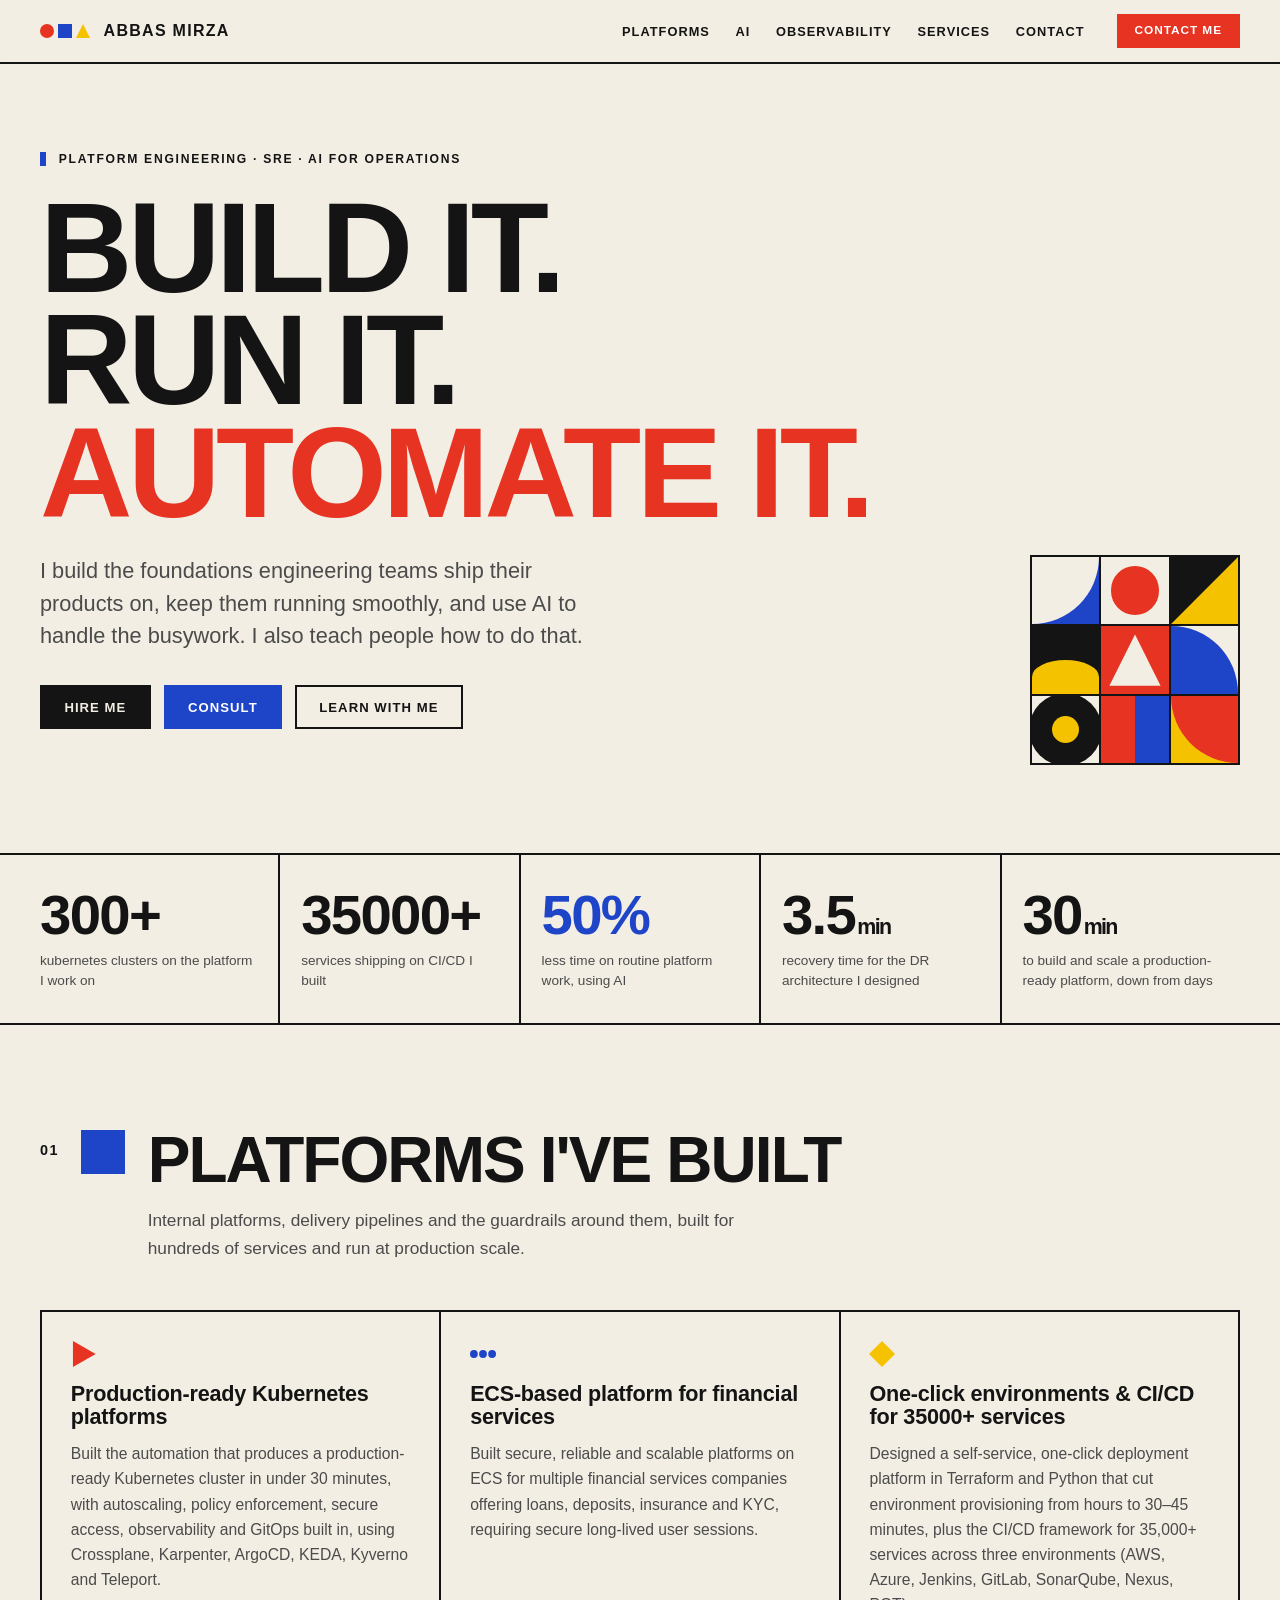
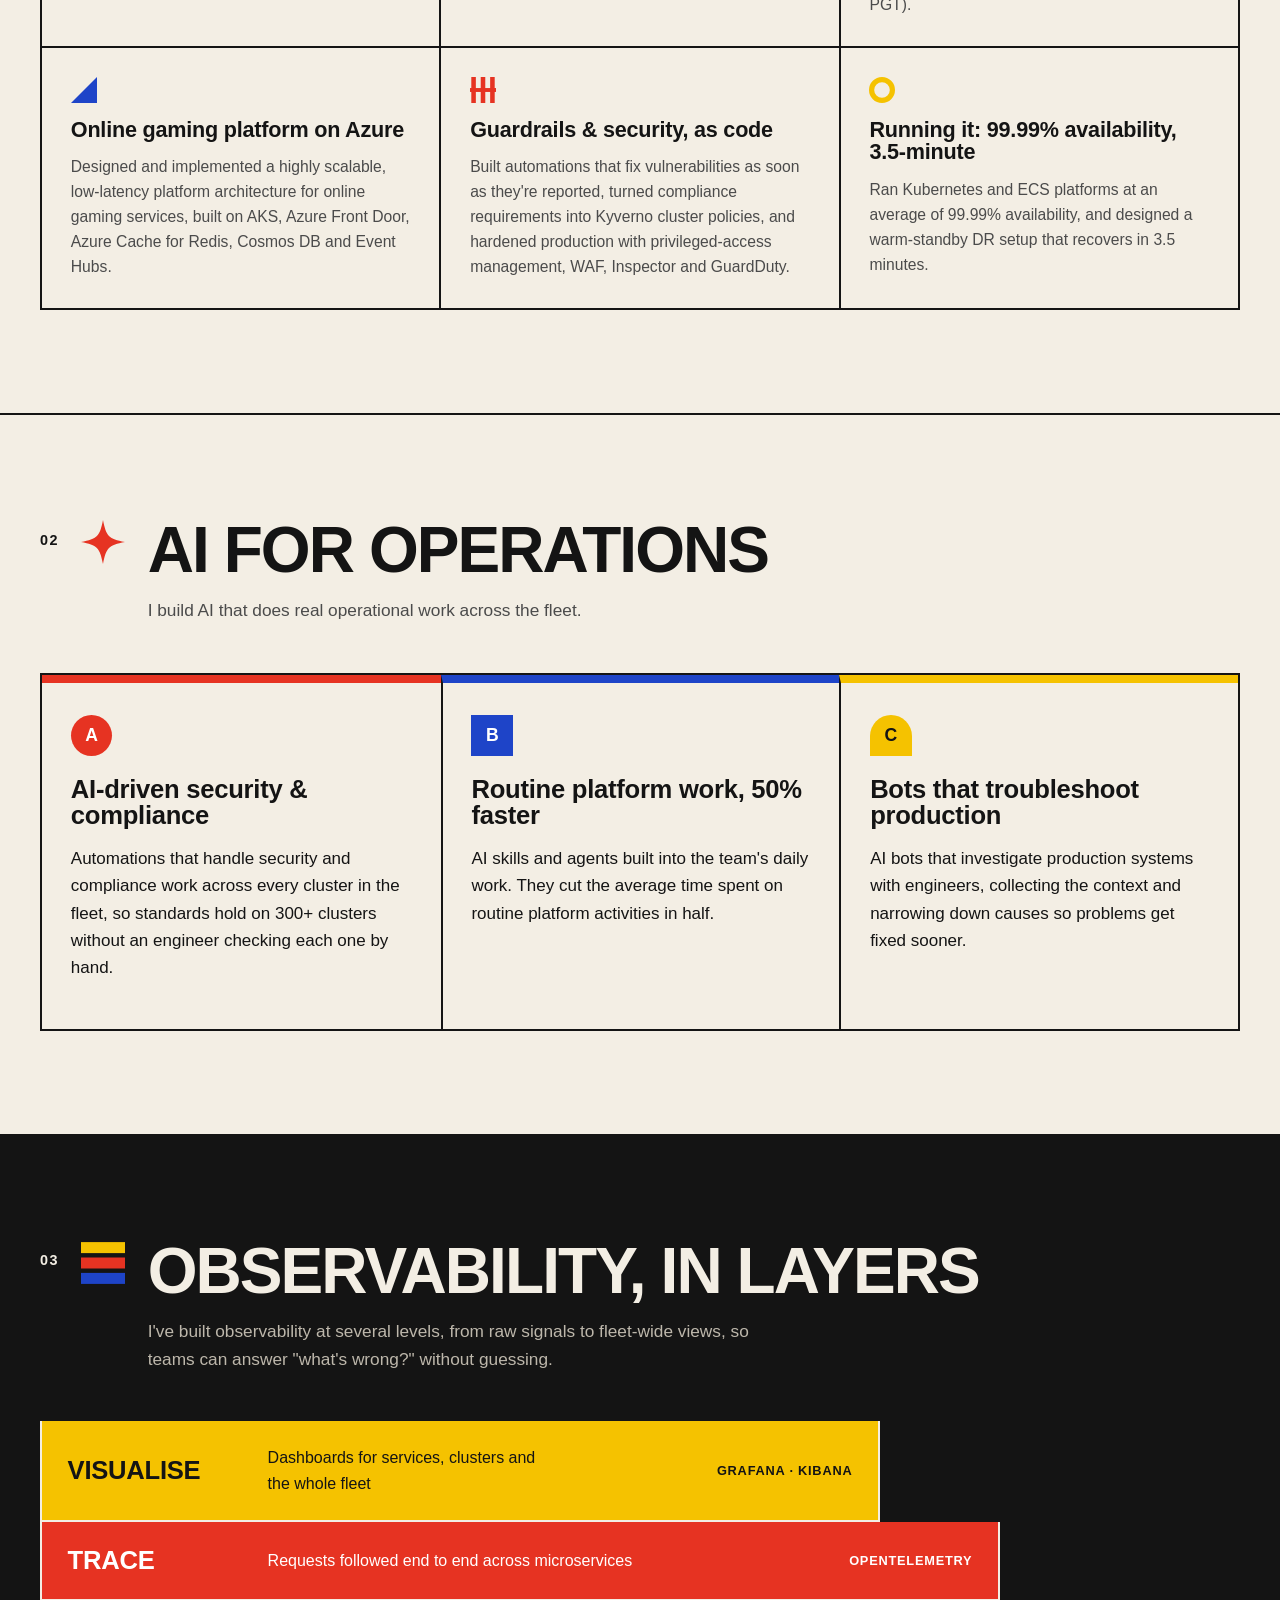
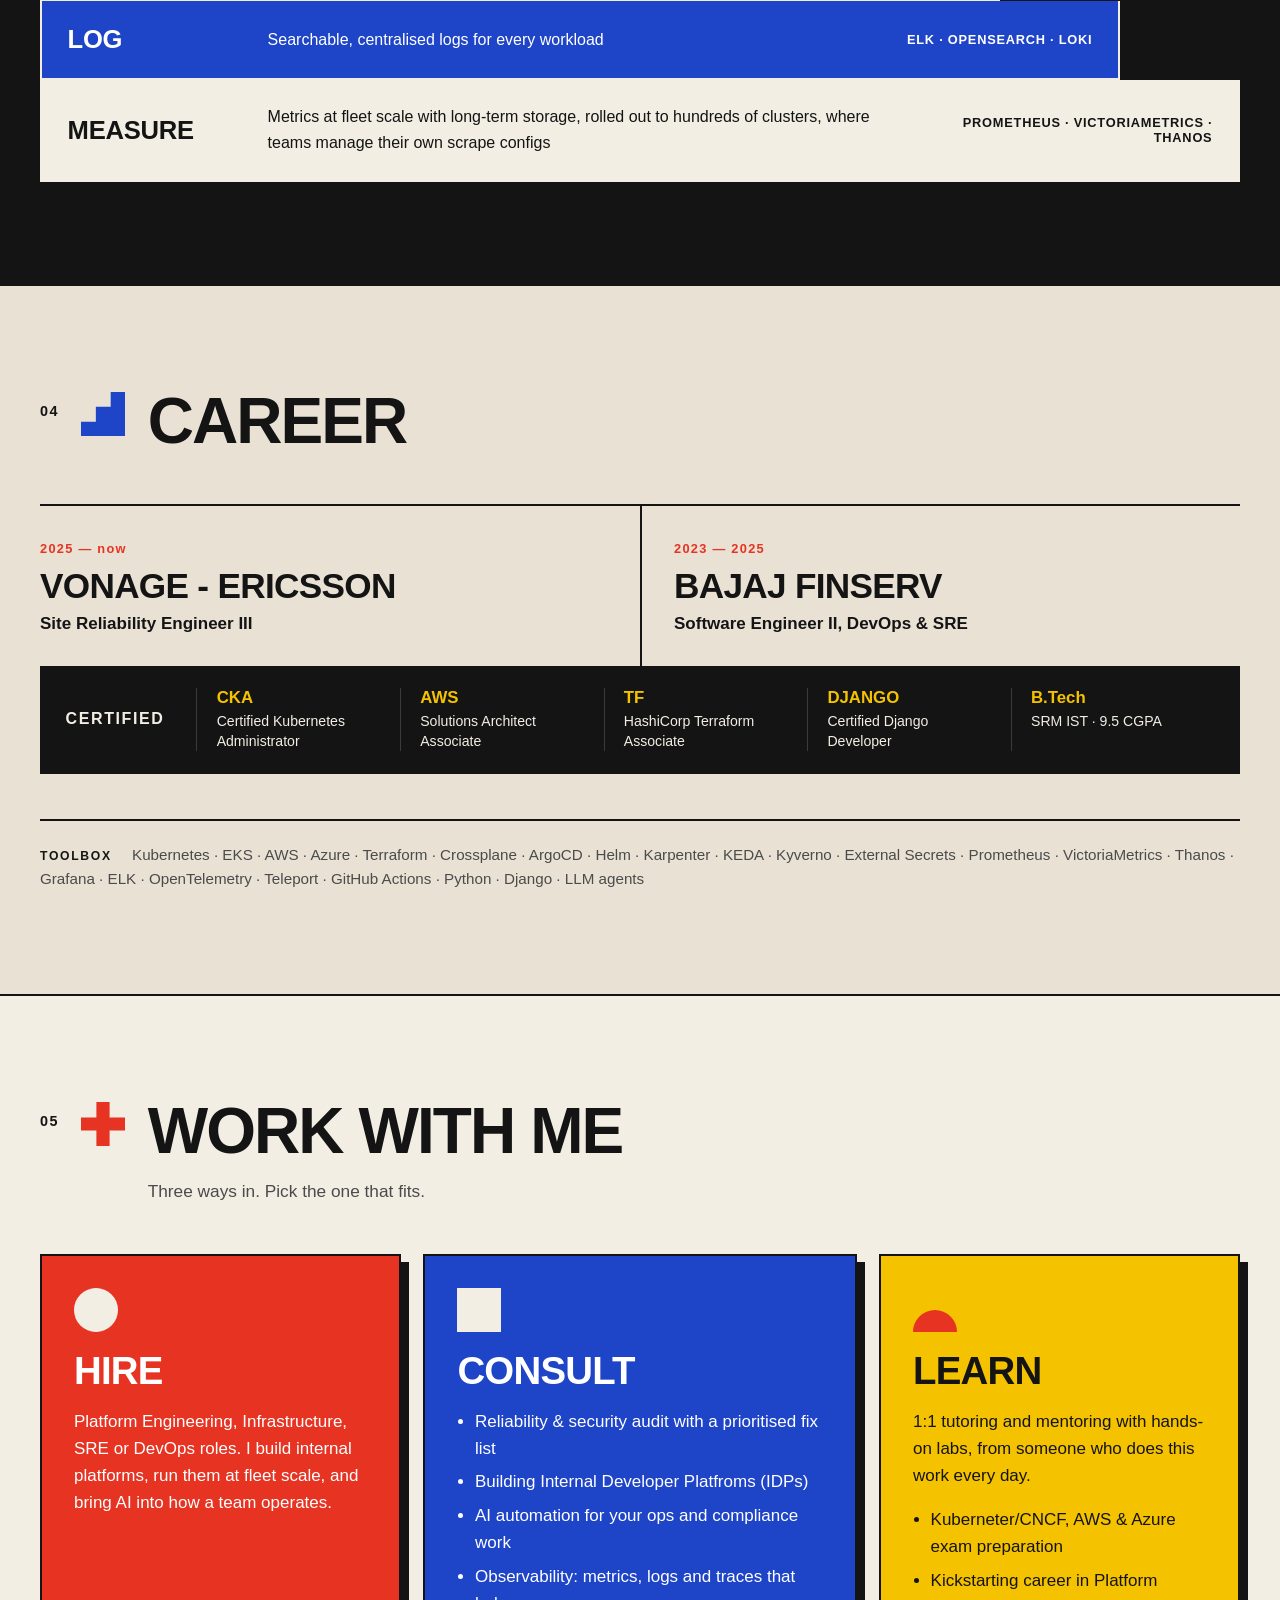
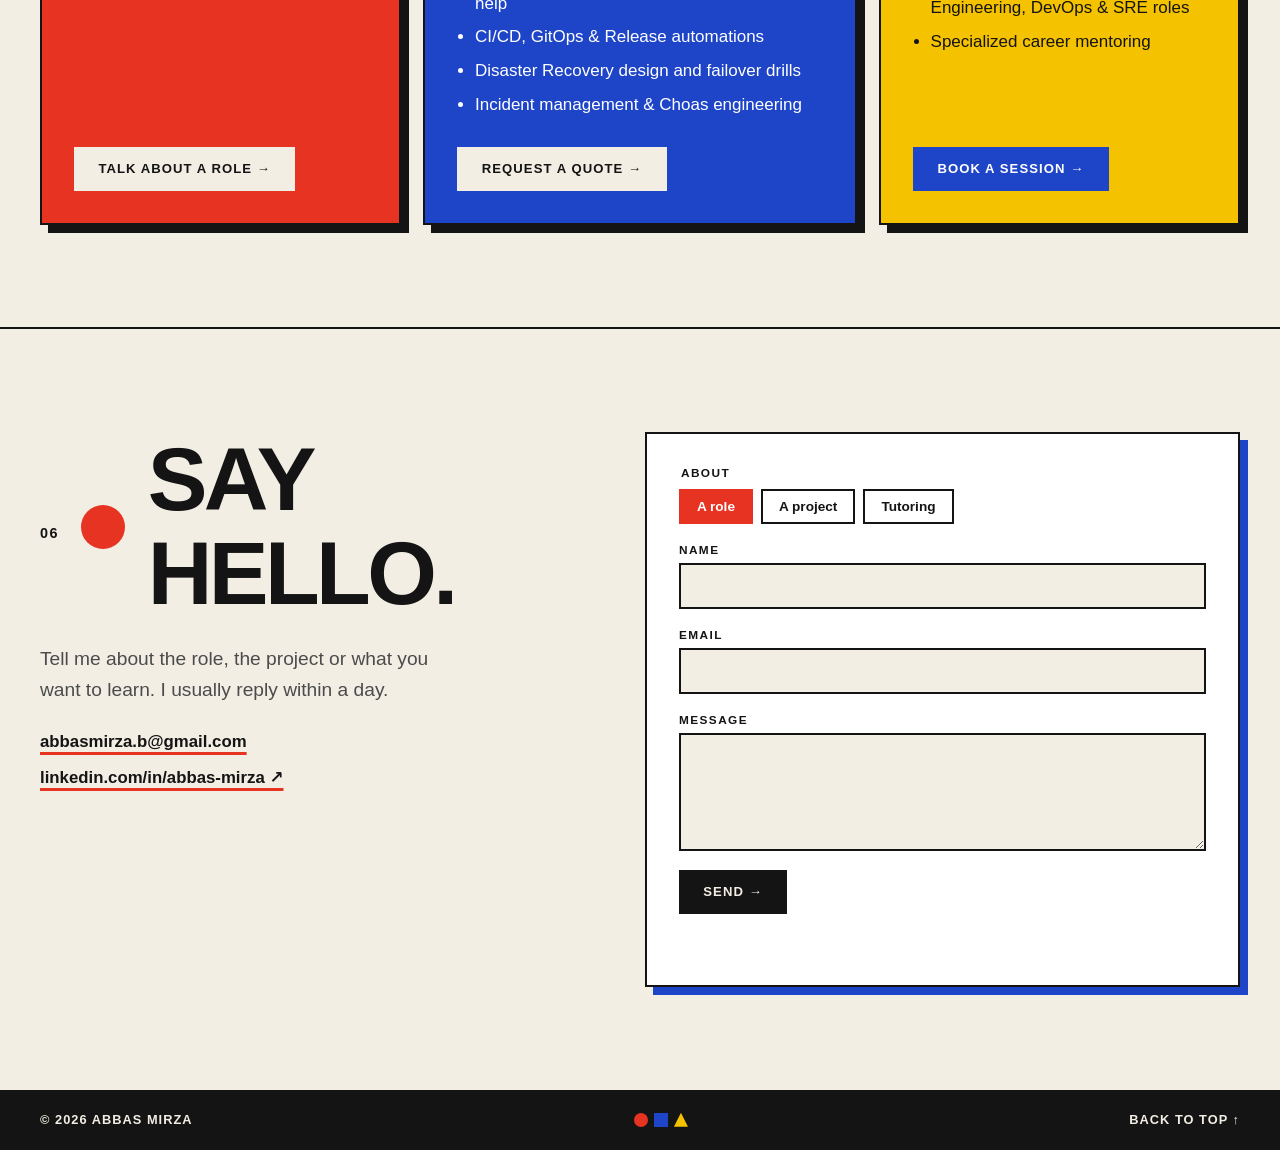
<file: index.html>
<!doctype html>
<html lang="en">
<head>
  <meta charset="utf-8">
  <meta name="viewport" content="width=device-width, initial-scale=1">
  <title>Abbas Mirza · Senior Platform & Site Reliability Engineer · AI for Operations</title>
  <meta name="description" content="Abbas Mirza builds and runs cloud platforms: a 300+ cluster Kubernetes platform across three continents, GitOps and CI/CD for hundreds of services, and AI that automates security, compliance and troubleshooting. Open to senior Platform/SRE roles, consulting and tutoring.">
  <link rel="canonical" href="https://abbasmirza.in/">
  <meta name="theme-color" content="#f3eee4">

  <meta property="og:type" content="website">
  <meta property="og:url" content="https://abbasmirza.in/">
  <meta property="og:title" content="Abbas Mirza · Senior Platform & Site Reliability Engineer">
  <meta property="og:description" content="I build cloud platforms, run them at scale, and automate them with AI. Hire me, work with me, or learn from me.">
  <meta name="twitter:card" content="summary">

  <link rel="icon" href="data:image/svg+xml,%3Csvg xmlns='http://www.w3.org/2000/svg' viewBox='0 0 32 32'%3E%3Crect width='32' height='32' fill='%231e44c8'/%3E%3Ctext x='16' y='22.5' text-anchor='middle' textLength='26' lengthAdjust='spacingAndGlyphs' font-family='Futura,Century Gothic,Helvetica,Arial,sans-serif' font-size='17' font-weight='800' fill='%23f3eee4'%3EAM%3C/text%3E%3Crect x='3' y='27' width='26' height='2' fill='%23e63322'/%3E%3C/svg%3E">
  <link rel="stylesheet" href="style.css">
  <script src="script.js" defer></script>

  <script type="application/ld+json">
  {
    "@context": "https://schema.org",
    "@type": "Person",
    "name": "Abbas Mirza",
    "url": "https://abbasmirza.in/",
    "jobTitle": "Site Reliability Engineer III",
    "worksFor": { "@type": "Organization", "name": "Vonage" },
    "alumniOf": "SRM Institute of Science and Technology",
    "sameAs": ["https://www.linkedin.com/in/abbas-mirza"],
    "knowsAbout": ["Site Reliability Engineering", "Platform Engineering", "AI for IT Operations", "Kubernetes", "Amazon EKS", "AWS", "Observability", "OpenTelemetry", "GitOps", "Policy as Code", "Disaster Recovery"]
  }
  </script>
</head>
<body>
  <a class="skip" href="#main">Skip to content</a>

  <header class="nav">
    <div class="wrap nav__inner">
      <a class="logo" href="#top" aria-label="Abbas Mirza, home"><i class="sh sh--circle" aria-hidden="true"></i><i class="sh sh--square" aria-hidden="true"></i><i class="sh sh--tri" aria-hidden="true"></i><span>Abbas Mirza</span></a>
      <nav aria-label="Primary">
        <ul class="nav__links">
          <li><a href="#work">Platforms</a></li>
          <li><a href="#ai">AI</a></li>
          <li><a href="#observability">Observability</a></li>
          <li><a href="#services">Services</a></li>
          <li><a href="#contact">Contact</a></li>
        </ul>
      </nav>
      <a class="btn btn--sm btn--red" href="#contact" data-intent="hiring">Contact Me</a>
    </div>
  </header>

  <main id="main">
    <!-- HERO -->
    <section class="hero" id="top">
      <div class="wrap hero__grid">
        <div class="hero__head">
          <p class="label">Platform Engineering · SRE · AI for Operations</p>
          <h1>Build it.<br>Run it.<br><span class="red">Automate it.</span></h1>
        </div>
        <div class="hero__copy">
          <p class="hero__lead">I build the foundations engineering teams ship their products on, keep them running smoothly, and use AI to handle the busywork. I also teach people how to do that.</p>
          <div class="cta">
            <a class="btn btn--ink" href="#contact" data-intent="hiring">Hire me</a>
            <a class="btn btn--blue" href="#contact" data-intent="freelance">Consult</a>
            <a class="btn btn--line" href="#contact" data-intent="tutoring">Learn with me</a>
          </div>
        </div>

        <div class="tiles" aria-hidden="true">
          <div class="tile t1"><i></i></div>
          <div class="tile t2"><i></i></div>
          <div class="tile t3"><i></i></div>
          <div class="tile t4"><i></i></div>
          <div class="tile t5"><i></i></div>
          <div class="tile t6"><i></i></div>
          <div class="tile t7"><i></i></div>
          <div class="tile t8"><i></i></div>
          <div class="tile t9"><i></i></div>
        </div>
      </div>
    </section>

    <!-- NUMBERS -->
    <section class="numbers" aria-label="Key numbers">
      <div class="wrap numbers__grid">
        <div><strong>300+</strong><span>kubernetes clusters on the platform I work on</span></div>
        <div><strong>35000+</strong><span>services shipping on CI/CD I built</span></div>
        <div class="n--blue"><strong>50%</strong><span>less time on routine platform work, using AI</span></div>
        <div><strong>3.5<small>min</small></strong><span>recovery time for the DR architecture I designed</span></div>
        <div><strong>30<small>min</small></strong><span>to build and scale a production-ready platform, down from days</span></div>
      </div>
    </section>

    <!-- 01 PLATFORMS -->
    <section class="section" id="work">
      <div class="wrap">
        <header class="sec-head">
          <span class="sec-no">01</span>
          <svg class="mk mk--lg" viewBox="0 0 80 80" aria-hidden="true"><rect width="80" height="80" fill="#1e44c8"/></svg>
          <div>
            <h2>Platforms I've built</h2>
            <p class="sec-sub">Internal platforms, delivery pipelines and the guardrails around them, built for hundreds of services and run at production scale.</p>
          </div>
        </header>

        <div class="work">
          <article class="w">
            <svg class="mk" viewBox="0 0 80 80" aria-hidden="true"><path d="M6,0 L76,40 L6,80Z" fill="#e63322"/></svg>
            <h3>Production-ready Kubernetes platforms</h3>
            <p>Built the automation that produces a production-ready Kubernetes cluster in under 30 minutes, with autoscaling, policy enforcement, secure access, observability and GitOps built in, using Crossplane, Karpenter, ArgoCD, KEDA, Kyverno and Teleport.</p>
          </article>
          <article class="w">
            <svg class="mk" viewBox="0 0 80 80" aria-hidden="true"><circle cx="12" cy="40" r="12" fill="#1e44c8"/><circle cx="40" cy="40" r="12" fill="#1e44c8"/><circle cx="68" cy="40" r="12" fill="#1e44c8"/></svg>
            <h3>ECS-based platform for financial services</h3>
            <p>Built secure, reliable and scalable platforms on ECS for multiple financial services companies offering loans, deposits, insurance and KYC, requiring secure long-lived user sessions.</p>
          </article>
          <article class="w">
            <svg class="mk" viewBox="0 0 80 80" aria-hidden="true"><path d="M40,0 L80,40 L40,80 L0,40Z" fill="#f5c200"/></svg>
            <h3>One-click environments &amp; CI/CD for 35000+ services</h3>
            <p>Designed a self-service, one-click deployment platform in Terraform and Python that cut environment provisioning from hours to 30–45 minutes, plus the CI/CD framework for 35,000+ services across three environments (AWS, Azure, Jenkins, GitLab, SonarQube, Nexus, PGT).</p>
          </article>
          <article class="w">
            <svg class="mk" viewBox="0 0 80 80" aria-hidden="true"><path d="M0,80 L80,0 V80Z" fill="#1e44c8"/></svg>
            <h3>Online gaming platform on Azure </h3>
            <p>Designed and implemented a highly scalable, low-latency platform architecture for online gaming services, built on AKS, Azure Front Door, Azure Cache for Redis, Cosmos DB and Event Hubs.</p>
          </article>
          <article class="w">
            <svg class="mk" viewBox="0 0 80 80" aria-hidden="true"><rect x="4" width="14" height="80" fill="#e63322"/><rect x="33" width="14" height="80" fill="#e63322"/><rect x="62" width="14" height="80" fill="#e63322"/><rect y="34" width="80" height="12" fill="#e63322"/></svg>
            <h3>Guardrails &amp; security, as code</h3>
            <p>Built automations that fix vulnerabilities as soon as they're reported, turned compliance requirements into Kyverno cluster policies, and hardened production with privileged-access management, WAF, Inspector and GuardDuty.</p>
          </article>
          <article class="w">
            <svg class="mk" viewBox="0 0 80 80" aria-hidden="true"><circle cx="40" cy="40" r="32" fill="none" stroke="#f5c200" stroke-width="16"/></svg>
            <h3>Running it: 99.99% availability, 3.5-minute</h3>
            <p>Ran Kubernetes and ECS platforms at an average of 99.99% availability, and designed a warm-standby DR setup that recovers in 3.5 minutes.</p>
          </article>
        </div>
      </div>
    </section>

    <!-- 02 AI -->
    <section class="section" id="ai">
      <div class="wrap">
        <header class="sec-head">
          <span class="sec-no">02</span>
          <svg class="mk mk--lg" viewBox="0 0 80 80" aria-hidden="true"><path d="M40,0 C46,30 50,34 80,40 C50,46 46,50 40,80 C34,50 30,46 0,40 C30,34 34,30 40,0Z" fill="#e63322"/></svg>
          <div>
            <h2>AI for operations</h2>
            <p class="sec-sub">I build AI that does real operational work across the fleet.</p>
          </div>
        </header>

        <div class="ai">
          <article class="ai__card ai__card--red">
            <span class="ai__idx">A</span>
            <h3>AI-driven security &amp; compliance</h3>
            <p>Automations that handle security and compliance work across every cluster in the fleet, so standards hold on 300+ clusters without an engineer checking each one by hand.</p>
          </article>
          <article class="ai__card ai__card--blue">
            <span class="ai__idx">B</span>
            <h3>Routine platform work, 50% faster</h3>
            <p>AI skills and agents built into the team's daily work. They cut the average time spent on routine platform activities in half.</p>
          </article>
          <article class="ai__card ai__card--yellow">
            <span class="ai__idx">C</span>
            <h3>Bots that troubleshoot production</h3>
            <p>AI bots that investigate production systems with engineers, collecting the context and narrowing down causes so problems get fixed sooner.</p>
          </article>
        </div>
      </div>
    </section>

    <!-- 03 OBSERVABILITY -->
    <section class="section section--ink" id="observability">
      <div class="wrap">
        <header class="sec-head">
          <span class="sec-no">03</span>
          <svg class="mk mk--lg" viewBox="0 0 80 80" aria-hidden="true"><rect y="2" width="80" height="20" fill="#f5c200"/><rect y="30" width="80" height="20" fill="#e63322"/><rect y="58" width="80" height="20" fill="#1e44c8"/></svg>
          <div>
            <h2>Observability, in layers</h2>
            <p class="sec-sub">I've built observability at several levels, from raw signals to fleet-wide views, so teams can answer "what's wrong?" without guessing.</p>
          </div>
        </header>

        <div class="layers">
          <div class="layer layer--yellow">
            <span class="layer__name">Visualise</span>
            <span class="layer__what">Dashboards for services, clusters and the whole fleet</span>
            <span class="layer__tools">Grafana · Kibana</span>
          </div>
          <div class="layer layer--red">
            <span class="layer__name">Trace</span>
            <span class="layer__what">Requests followed end to end across microservices</span>
            <span class="layer__tools">OpenTelemetry</span>
          </div>
          <div class="layer layer--blue">
            <span class="layer__name">Log</span>
            <span class="layer__what">Searchable, centralised logs for every workload</span>
            <span class="layer__tools">ELK · OpenSearch · Loki</span>
          </div>
          <div class="layer layer--paper">
            <span class="layer__name">Measure</span>
            <span class="layer__what">Metrics at fleet scale with long-term storage, rolled out to hundreds of clusters, where teams manage their own scrape configs</span>
            <span class="layer__tools">Prometheus · VictoriaMetrics · Thanos</span>
          </div>
        </div>
      </div>
    </section>

    <!-- 04 CAREER -->
    <section class="section section--alt" id="career">
      <div class="wrap">
        <header class="sec-head">
          <span class="sec-no">04</span>
          <svg class="mk mk--lg" viewBox="0 0 80 80" aria-hidden="true"><path d="M0,80 H80 V0 H54 V27 H27 V54 H0Z" fill="#1e44c8"/></svg>
          <div><h2>Career</h2></div>
        </header>

        <div class="career">
          <article class="job">
            <time>2025 — now</time>
            <h3>Vonage - Ericsson</h3>
            <p class="job__title">Site Reliability Engineer III</p>
            <!-- <p>Builds and runs a 300+ EKS cluster platform across three regions: the automated cluster build, GitOps delivery, observability and policy guardrails that product teams ship on. Leads fleet upgrades and the team's use of AI in operations.</p> -->
          </article>
          <article class="job">
            <!-- TODO: confirm end date; the resume lists this role as "Present" -->
            <time>2023 — 2025</time>
            <h3>Bajaj Finserv</h3>
            <p class="job__title">Software Engineer II, DevOps &amp; SRE</p>
            <!-- <p>Designed and built the deployment platform and CI/CD framework for 350+ containerised services, cutting environment provisioning from hours to under 45 minutes. Led a 20,000-resource cross-region migration, built the observability platform and security baseline, and wrote 10+ published articles that helped the company reach AWS APN Advanced Tier.</p> -->
          </article>
          <aside class="creds">
            <h3>Certified</h3>
            <ul>
              <li><b>CKA</b> Certified Kubernetes Administrator</li>
              <li><b>AWS</b> Solutions Architect Associate</li>
              <li><b>TF</b> HashiCorp Terraform Associate</li>
              <li><b>DJANGO</b> Certified Django Developer</li>
              <li><b>B.Tech</b> SRM IST · 9.5 CGPA</li>
            </ul>
          </aside>
        </div>

        <p class="tools"><span>Toolbox</span> Kubernetes · EKS · AWS · Azure · Terraform · Crossplane · ArgoCD · Helm · Karpenter · KEDA · Kyverno · External Secrets · Prometheus · VictoriaMetrics · Thanos · Grafana · ELK · OpenTelemetry · Teleport · GitHub Actions · Python · Django · LLM agents</p>
      </div>
    </section>

    <!-- 05 SERVICES -->
    <section class="section" id="services">
      <div class="wrap">
        <header class="sec-head">
          <span class="sec-no">05</span>
          <svg class="mk mk--lg" viewBox="0 0 80 80" aria-hidden="true"><path d="M28,0 H52 V28 H80 V52 H52 V80 H28 V52 H0 V28 H28Z" fill="#e63322"/></svg>
          <div>
            <h2>Work with me</h2>
            <p class="sec-sub">Three ways in. Pick the one that fits.</p>
          </div>
        </header>

        <div class="services">
          <article class="svc svc--red">
            <i class="sh sh--circle sh--lg sh--paper" aria-hidden="true"></i>
            <h3>Hire</h3>
            <p>Platform Engineering, Infrastructure, SRE or DevOps roles. I build internal platforms, run them at fleet scale, and bring AI into how a team operates.</p>
            <a class="btn btn--paper" href="#contact" data-intent="hiring">Talk about a role →</a>
          </article>
          <article class="svc svc--blue">
            <i class="sh sh--square sh--lg sh--paper" aria-hidden="true"></i>
            <h3>Consult</h3>
            <ul>
              <li>Reliability &amp; security audit with a prioritised fix list</li>
              <li>Building Internal Developer Platfroms (IDPs)</li>
              <li>AI automation for your ops and compliance work</li>
              <li>Observability: metrics, logs and traces that help</li>
              <li>CI/CD, GitOps & Release automations</li>
              <li>Disaster Recovery design and failover drills</li>
              <li>Incident management &amp; Choas engineering</li>
            </ul>
            <a class="btn btn--paper" href="#contact" data-intent="freelance">Request a quote →</a>
          </article>
          <article class="svc svc--yellow">
            <i class="sh sh--half sh--lg" aria-hidden="true"></i>
            <h3>Learn</h3>
            <p>1:1 tutoring and mentoring with hands-on labs, from someone who does this work every day.</p>
            <ul>
              <li>Kuberneter/CNCF, AWS &amp; Azure exam preparation</li>
              <li>Kickstarting career in Platform Engineering, DevOps &amp; SRE roles</li>
              <li>Specialized career mentoring</li>
            </ul>
            <a class="btn btn--blue" href="#contact" data-intent="tutoring">Book a session →</a>
          </article>
        </div>
      </div>
    </section>


    <!-- CONTACT -->
    <section class="section contact" id="contact">
      <div class="wrap contact__grid">
        <div>
          <header class="sec-head sec-head--stack">
            <span class="sec-no">06</span>
            <svg class="mk mk--lg" viewBox="0 0 80 80" aria-hidden="true"><circle cx="40" cy="40" r="40" fill="#e63322"/></svg>
            <h2>Say hello.</h2>
          </header>
          <p class="contact__intro">Tell me about the role, the project or what you want to learn. I usually reply within a day.</p>
          <p class="contact__direct">
            <a href="mailto:abbasmirza.b@gmail.com">abbasmirza.b@gmail.com</a><br>
            <a href="https://www.linkedin.com/in/abbas-mirza" target="_blank" rel="noopener">linkedin.com/in/abbas-mirza ↗</a>
          </p>
        </div>

        <form class="form" id="contact-form" action="https://submit-form.com/Ba4NNOLi" method="POST" novalidate>
          <input type="checkbox" name="_honeypot" style="display:none" tabindex="-1" autocomplete="off" aria-hidden="true">
          <fieldset class="chips">
            <legend>About</legend>
            <label class="chip--red"><input type="radio" name="intent" value="hiring" checked><span>A role</span></label>
            <label class="chip--blue"><input type="radio" name="intent" value="freelance"><span>A project</span></label>
            <label class="chip--yellow"><input type="radio" name="intent" value="tutoring"><span>Tutoring</span></label>
          </fieldset>
          <label class="field">Name<input type="text" name="name" autocomplete="name" required></label>
          <label class="field">Email<input type="email" name="email" autocomplete="email" required></label>
          <label class="field">Message<textarea name="message" rows="5" required></textarea></label>
          <button class="btn btn--ink" type="submit">Send →</button>
          <p class="form__note" role="status" aria-live="polite"></p>
        </form>
      </div>
    </section>
  </main>

  <footer class="footer">
    <div class="wrap footer__inner">
      <span>© <span id="year">2026</span> Abbas Mirza</span>
      <span class="footer__shapes" aria-hidden="true"><i class="sh sh--circle"></i><i class="sh sh--square"></i><i class="sh sh--tri"></i></span>
      <a href="#top">Back to top ↑</a>
    </div>
  </footer>
</body>
</html>
</file>
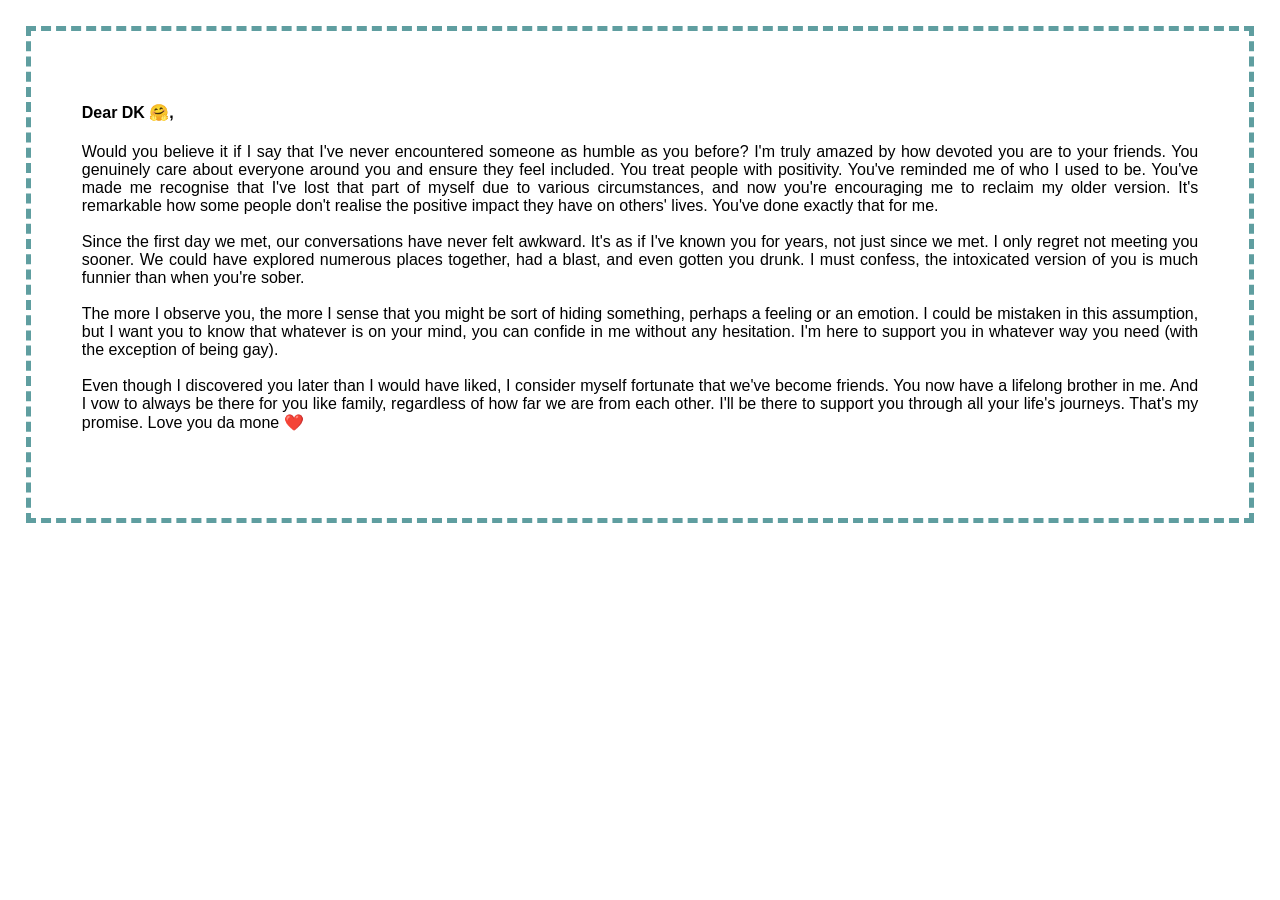
<file: d-k.html>
<!DOCTYPE html>
<html lang="en">
    <head>
        <meta charset="utf-8" />
        <title>Abbas Mirza</title>
        <link rel="icon" type="image/x-icon" href="favicon.ico"/>

        <style type='text/css'>
        body {
            font: 20px;
            font-family: "Optima", sans-serif;
            border: 5px dashed cadetblue;
            margin: 2% 2% 2%;
            padding: 4%;
            text-align: justify;
        }

        @media only screen and (max-width: 600px) {
            body {
                margin: 5% 10% 5%; /* Margin for mobile */
            }
	@media only screen and (max-width: 950px) {
            body {
                margin: 5% 20% 5%; /* Margin for web */
            }
        }
    </style>
        
    </head>
    
	<body>
      <div class="main-message">
      <h4>Dear DK 🤗,<br></h4>
      <p>Would you believe it if I say that I've never encountered someone as humble as you before? I'm truly amazed by how devoted you are to your friends. You genuinely care about everyone around you and ensure they feel included. You treat people with positivity. You've reminded me of who I used to be. You've made me recognise that I've lost that part of myself due to various circumstances, and now you're encouraging me to reclaim my older version. It's remarkable how some people don't realise the positive impact they have on others' lives. You've done exactly that for me.<br><br> 

Since the first day we met, our conversations have never felt awkward. It's as if I've known you for years, not just since we met. I only regret not meeting you sooner. We could have explored numerous places together, had a blast, and even gotten you drunk. I must confess, the intoxicated version of you is much funnier than when you're sober.<br><br> 

The more I observe you, the more I sense that you might be sort of hiding something, perhaps a feeling or an emotion. I could be mistaken in this assumption, but I want you to know that whatever is on your mind, you can confide in me without any hesitation. I'm here to support you in whatever way you need (with the exception of being gay).<br><br> 

Even though I discovered you later than I would have liked, I consider myself fortunate that we've become friends. You now have a lifelong brother in me. And I vow to always be there for you like family, regardless of how far we are from each other. I'll be there to support you through all your life's journeys. That's my promise. Love you da mone ❤️<br><br> 
</p>
    </div>
  </body>
</file>
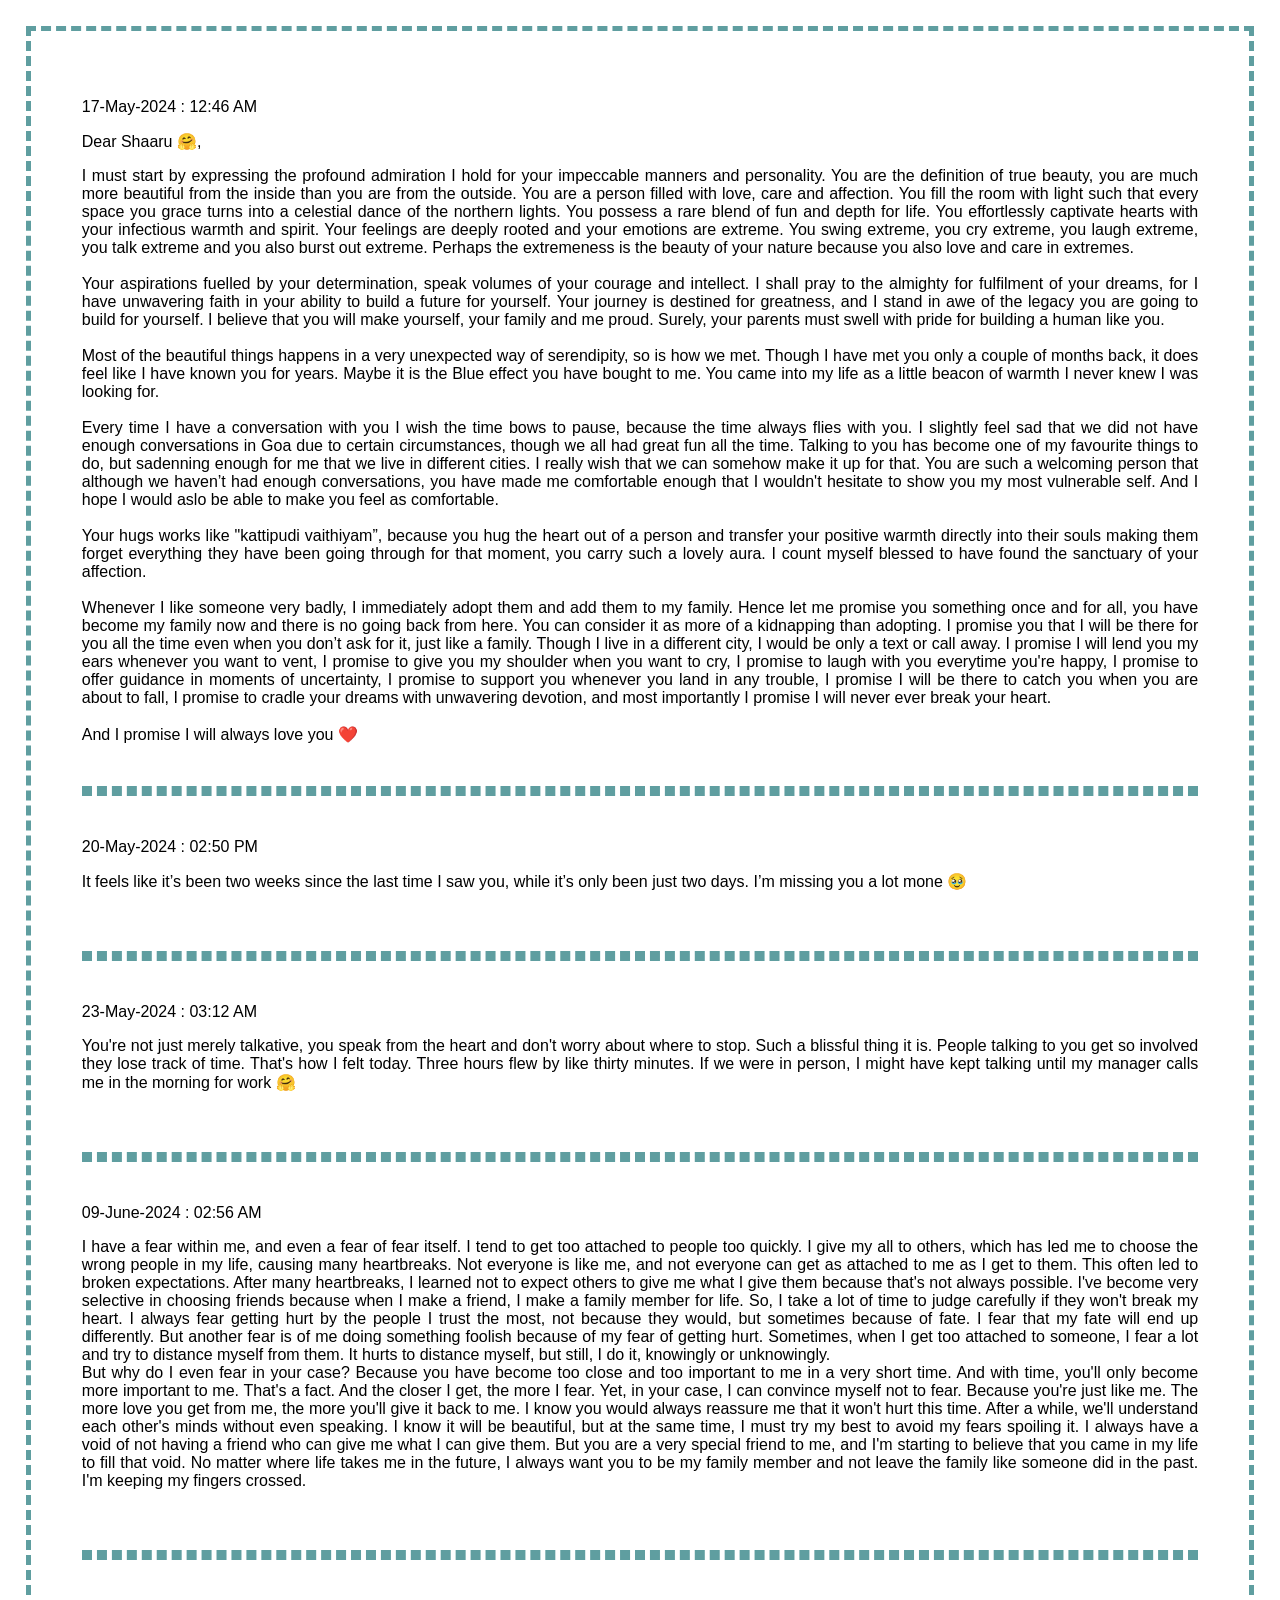
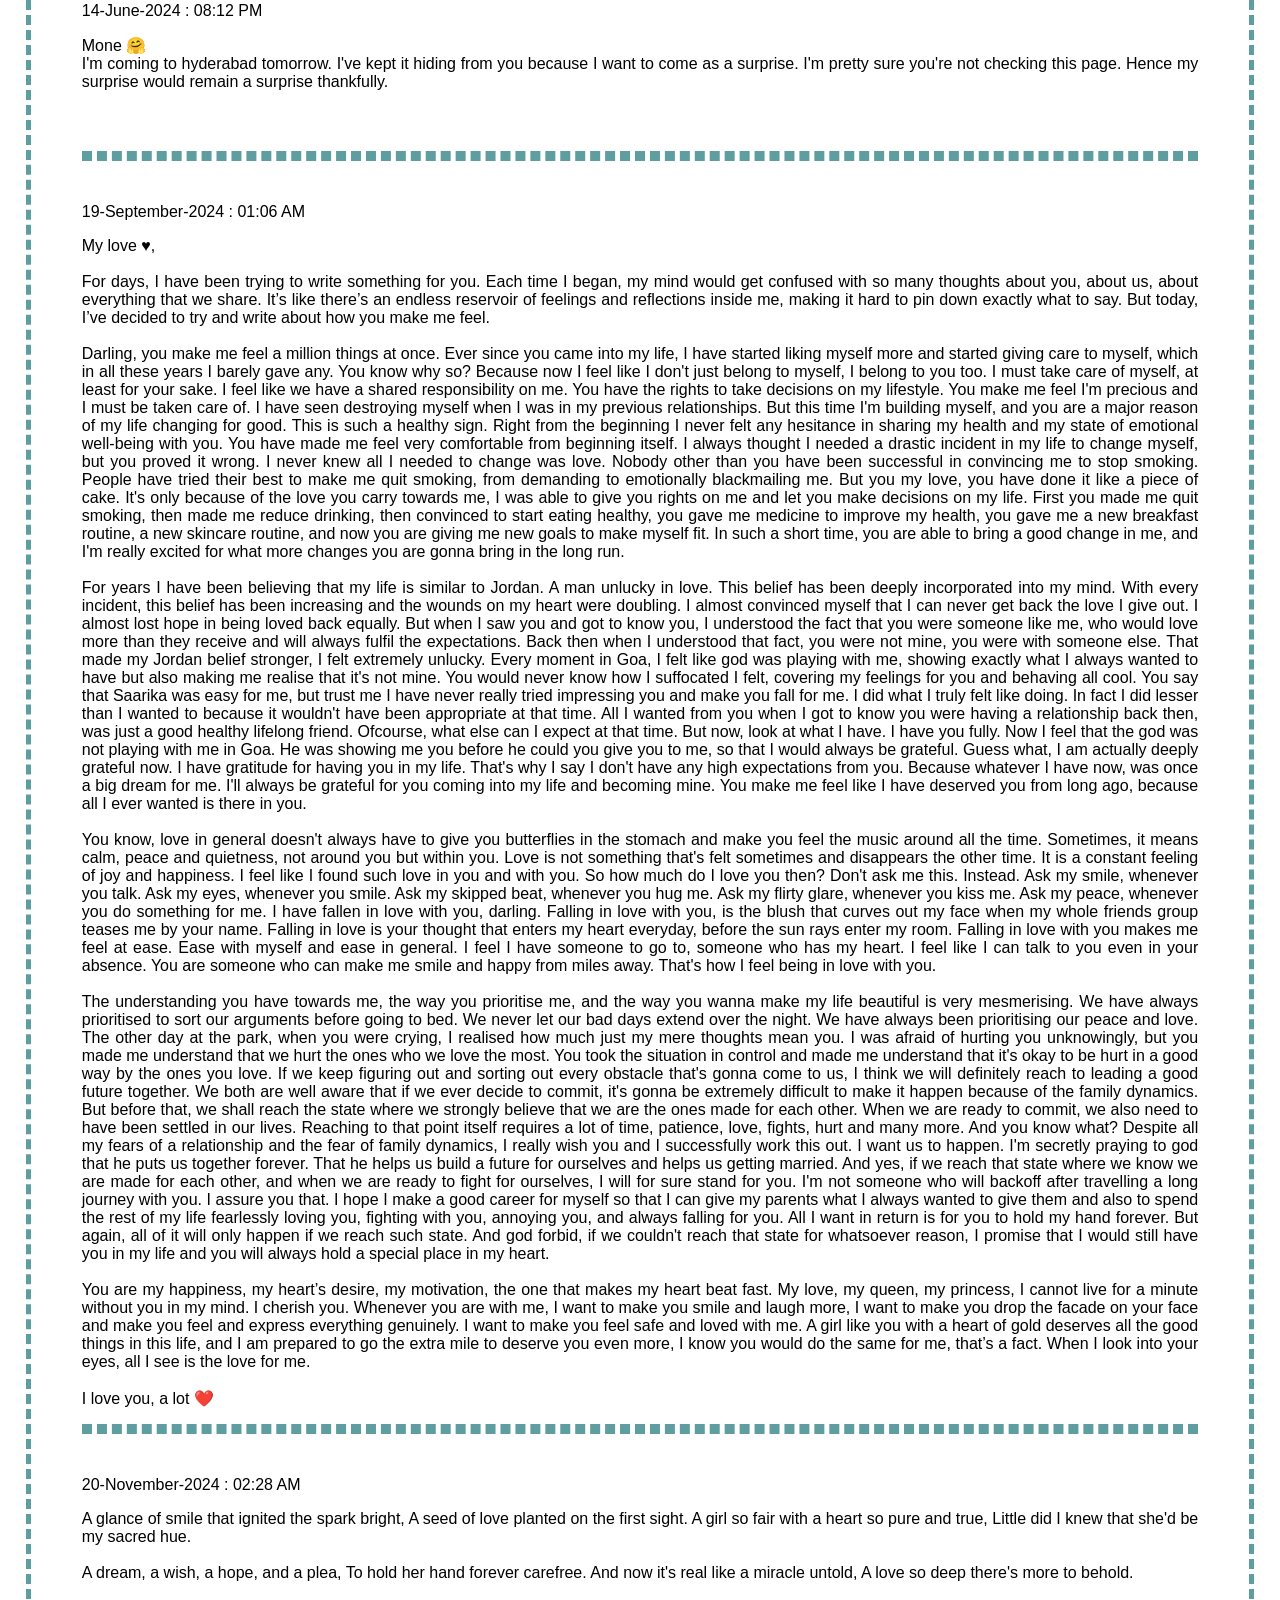
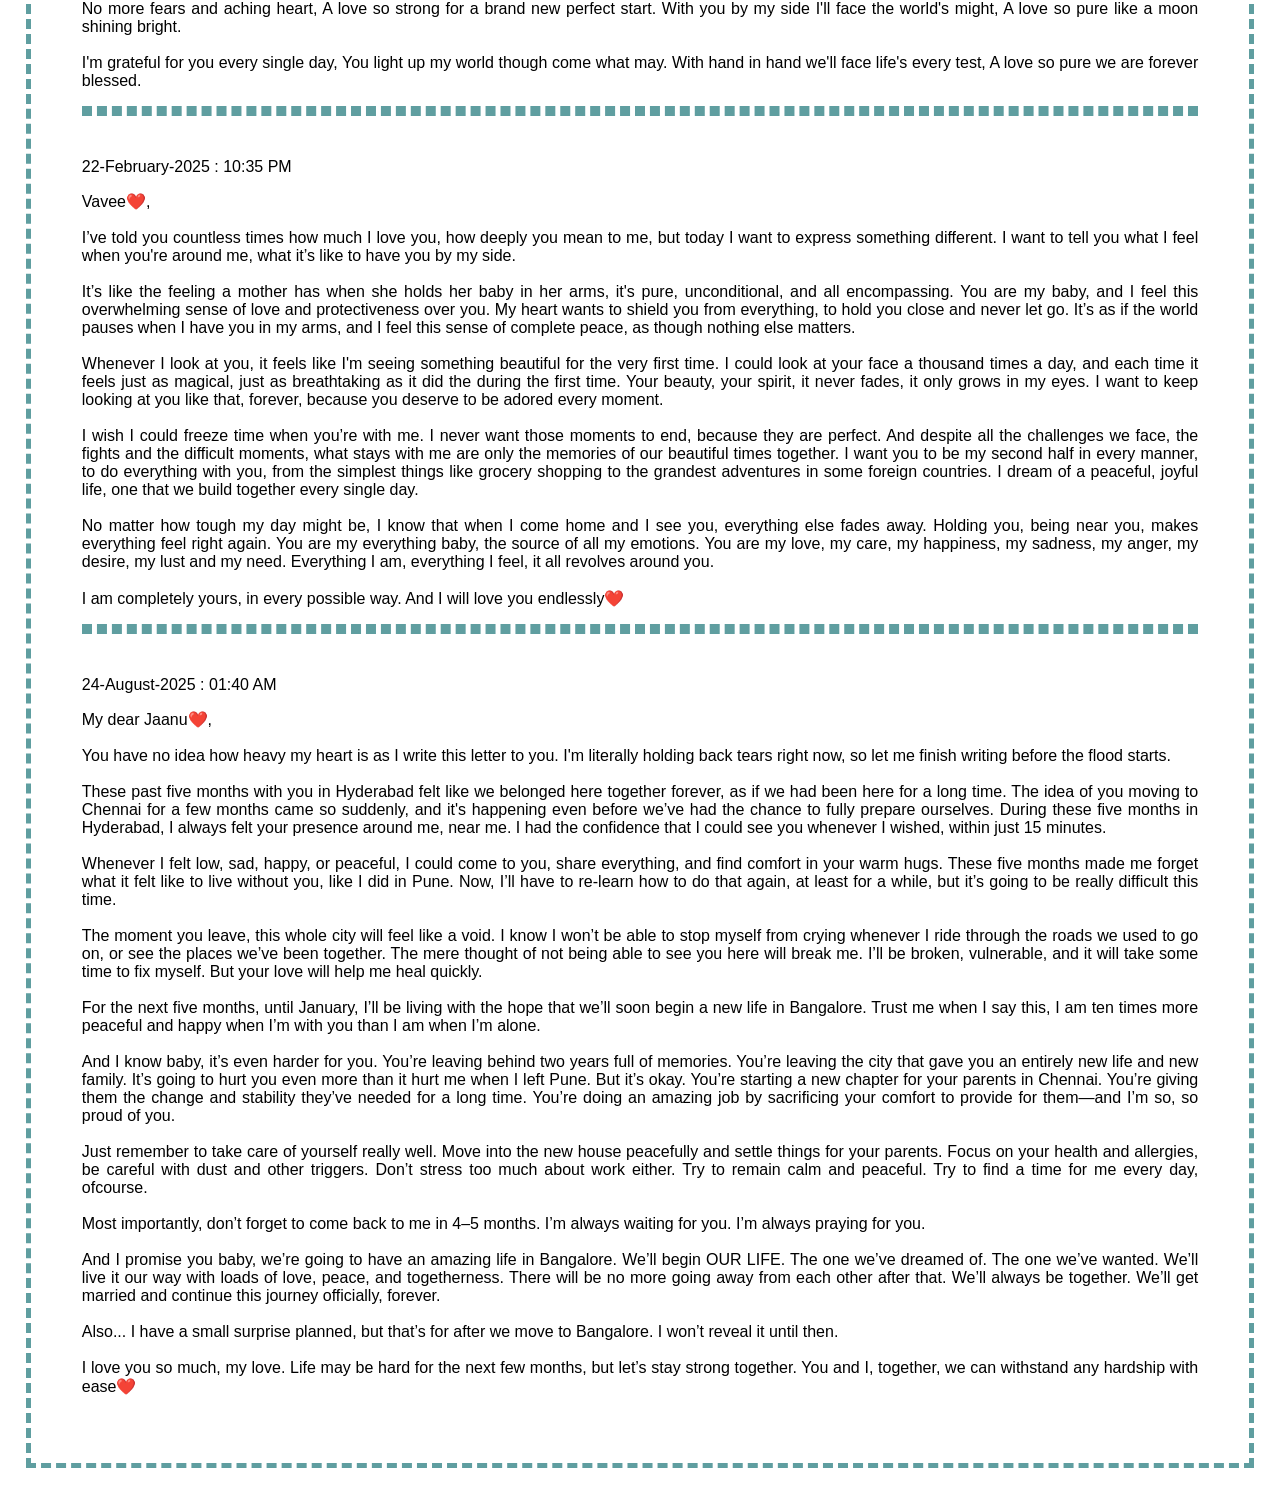
<file: darling.html>
<!DOCTYPE html>
<html lang="en">
    <head>
        <meta charset="utf-8" />
        <title>Abbas Mirza</title>
        <link rel="icon" type="image/x-icon" href="favicon.ico"/>

        <style type='text/css'>
        body {
            font: 20px;
            font-family: "Optima", sans-serif;
            border: 5px dashed cadetblue;
            margin: 2% 2% 2%;
            padding: 4%;
            text-align: justify;
        }

        @media only screen and (max-width: 600px) {
            body {
                margin: 5% 10% 5%; /* Margin for mobile */
            }
	@media only screen and (max-width: 950px) {
            body {
                margin: 5% 20% 5%; /* Margin for web */
            }
        }
    </style>
        
    </head>
    
	<body>
      <div class="main-message">
      <p>17-May-2024 : 12:46 AM</p>
      <p>Dear Shaaru 🤗,<br></p>
      <p>I must start by expressing the profound admiration I hold for your impeccable manners and personality. You are the definition of true beauty, you are much more beautiful from the inside than you are from the outside. You are a person filled with love, care and affection. You fill the room with light such that every space you grace turns into a celestial dance of the northern lights. You possess a rare blend of fun and depth for life. You effortlessly captivate hearts with your infectious warmth and spirit. Your feelings are deeply rooted and your emotions are extreme. You swing extreme, you cry extreme, you laugh extreme, you talk extreme and you also burst out extreme. Perhaps the extremeness is the beauty of your nature because you also love and care in extremes. <br><br> 

Your aspirations fuelled by your determination, speak volumes of your courage and intellect. I shall pray to the almighty for fulfilment of your dreams, for I have unwavering faith in your ability to build a future for yourself. Your journey is destined for greatness, and I stand in awe of the legacy you are going to build for yourself. I believe that you will make yourself, your family and me proud. Surely, your parents must swell with pride for building a human like you.<br><br> 

Most of the beautiful things happens in a very unexpected way of serendipity, so is how we met. Though I have met you only a couple of months back, it does feel like I have known you for years. Maybe it is the Blue effect you have bought to me. You came into my life as a little beacon of warmth I never knew I was looking for.<br><br> 

Every time I have a conversation with you I wish the time bows to pause, because the time always flies with you. I slightly feel sad that we did not have enough conversations in Goa due to certain circumstances, though we all had great fun all the time. Talking to you has become one of my favourite things to do, but sadenning enough for me that we live in different cities. I really wish that we can somehow make it up for that. You are such a welcoming person that although we haven’t had enough conversations, you have made me comfortable enough that I wouldn't hesitate to show you my most vulnerable self. And I hope I would aslo be able to make you feel as comfortable.<br><br> 

Your hugs works like "kattipudi vaithiyam”, because you hug the heart out of a person and transfer your positive warmth directly into their souls making them forget everything they have been going through for that moment, you carry such a lovely aura. I count myself blessed to have found the sanctuary of your affection.<br><br> 

Whenever I like someone very badly, I immediately adopt them and add them to my family. Hence let me promise you something once and for all, you have become my family now and there is no going back from here. You can consider it as more of a kidnapping than adopting. I promise you that I will be there for you all the time even when you don’t ask for it, just like a family. Though I live in a different city, I would be only a text or call away. I promise I will lend you my ears whenever you want to vent, I promise to give you my shoulder when you want to cry, I promise to laugh with you everytime you're happy, I promise to offer guidance in moments of uncertainty, I promise to support you whenever you land in any trouble, I promise I will be there to catch you when you are about to fall, I promise to cradle your dreams with unwavering devotion, and most importantly I promise I will never ever break your heart.<br><br>

And I promise I will always love you ❤️ 
</p>
<br>
<hr style="border: 5px dashed cadetblue;"/><br>
<p>20-May-2024 : 02:50 PM</p>
<p>It feels like it’s been two weeks since the last time I saw you, while it’s only been just two days. I’m missing you a lot mone 🥹</p><br><br>
<hr style="border: 5px dashed cadetblue;"/><br>
<p>23-May-2024 : 03:12 AM</p>
<p> You're not just merely talkative, you speak from the heart and don't worry about where to stop. Such a blissful thing it is. People talking to you get so involved they lose track of time. That's how I felt today. Three hours flew by like thirty minutes. If we were in person, I might have kept talking until my manager calls me in the morning for work 🤗</p><br><br>
<hr style="border: 5px dashed cadetblue;"/><br>
<p>09-June-2024 : 02:56 AM</p>
<p>I have a fear within me, and even a fear of fear itself. I tend to get too attached to people too quickly. I give my all to others, which has led me to choose the wrong people in my life, causing many heartbreaks. Not everyone is like me, and not everyone can get as attached to me as I get to them. This often led to broken expectations. After many heartbreaks, I learned not to expect others to give me what I give them because that's not always possible. I've become very selective in choosing friends because when I make a friend, I make a family member for life. So, I take a lot of time to judge carefully if they won't break my heart. I always fear getting hurt by the people I trust the most, not because they would, but sometimes because of fate. I fear that my fate will end up differently. But another fear is of me doing something foolish because of my fear of getting hurt. Sometimes, when I get too attached to someone, I fear a lot and try to distance myself from them. It hurts to distance myself, but still, I do it, knowingly or unknowingly.<br>
But why do I even fear in your case? Because you have become too close and too important to me in a very short time. And with time, you'll only become more important to me. That's a fact. And the closer I get, the more I fear. Yet, in your case, I can convince myself not to fear. Because you're just like me. The more love you get from me, the more you'll give it back to me. I know you would always reassure me that it won't hurt this time. After a while, we'll understand each other's minds without even speaking. I know it will be beautiful, but at the same time, I must try my best to avoid my fears spoiling it. I always have a void of not having a friend who can give me what I can give them. But you are a very special friend to me, and I'm starting to believe that you came in my life to fill that void. No matter where life takes me in the future, I always want you to be my family member and not leave the family like someone did in the past. I'm keeping my fingers crossed.</p><br><br>
<hr style="border: 5px dashed cadetblue;"/><br>
<p>14-June-2024 : 08:12 PM</p>
<p>Mone 🤗<br>I'm coming to hyderabad tomorrow. I've kept it hiding from you because I want to come as a surprise. I'm pretty sure you're not checking this page. Hence my surprise would remain a surprise thankfully.</p><br><br>
<hr style="border: 5px dashed cadetblue;"/><br>
<p>19-September-2024 : 01:06 AM</p>
<p>My love ♥️,<br><br>
For days, I have been trying to write something for you. Each time I began, my mind would get confused with so many thoughts about you, about us, about everything that we share. It’s like there’s an endless reservoir of feelings and reflections inside me, making it hard to pin down exactly what to say. But today, I’ve decided to try and write about how you make me feel.<br><br>
Darling, you make me feel a million things at once. Ever since you came into my life, I have started liking myself more and started giving care to myself, which in all these years I barely gave any. You know why so? Because now I feel like I don't just belong to myself, I belong to you too. I must take care of myself, at least for your sake. I feel like we have a shared responsibility on me. You have the rights to take decisions on my lifestyle. You make me feel I'm precious and I must be taken care of. I have seen  destroying myself when I was in my previous relationships. But this time I'm building myself, and you are a major reason of my life changing for good.  This is such a healthy sign. Right from the beginning I never felt any hesitance in sharing my health and my state of emotional well-being with you. You have made me feel very comfortable from beginning itself. I always thought I needed a drastic incident in my life to change myself, but you proved it wrong. I never knew all I needed to change was love. Nobody other than you have been successful in convincing me to stop smoking. People have tried their best to make me quit smoking, from demanding to emotionally blackmailing me. But you my love, you have done it like a piece of cake. It's only because of the love you carry towards me, I was able to give you rights on me and let you make decisions on my life. First you made me quit smoking, then made me reduce drinking, then convinced to start eating healthy, you gave me medicine to improve my health, you gave me a new breakfast routine, a new skincare routine, and now you are giving me new goals to make myself fit. In such a short time, you are able to bring a good change in me, and I'm really excited for what more changes you are gonna bring in the long run.<br><br>
For years I have been believing that my life is similar to Jordan. A man unlucky in love. This belief has been deeply incorporated into my mind. With every incident, this belief has been increasing and the wounds on my heart were doubling. I almost convinced myself that I can never get back the love I give out. I almost lost hope in being loved back equally. But when I saw you and got to know you, I understood the fact that you were someone like me, who would love more than they receive and will always fulfil the expectations. Back then when I understood that fact, you were not mine, you were with someone else. That made my Jordan belief stronger, I felt extremely unlucky. Every moment in Goa, I felt like god was playing with me, showing exactly what I always wanted to have but also making me realise that it's not mine. You would never know how I suffocated I felt, covering my feelings for you and behaving all cool. You say that Saarika was easy for me, but trust me I have never really tried impressing you and make you fall for me. I did what I truly felt like doing. In fact I did lesser than I wanted to because it wouldn't have been appropriate at that time. All I wanted from you when I got to know you were having a relationship back then, was just a good healthy lifelong friend. Ofcourse, what else can I expect at that time. But now, look at what I have. I have you fully. Now I feel that the god was not playing with me in Goa. He was showing me you before he could you give you to me, so that I would always be grateful. Guess what, I am actually deeply grateful now. I have gratitude for having you in my life. That's why I say I don't have any high expectations from you. Because whatever I have now, was once a big dream for me. I'll always be grateful for you coming into my life and becoming mine. You make me feel like I have deserved you from long ago, because all I ever wanted is there in you.<br><br>
You know, love in general doesn't always have to give you butterflies in the stomach and make you feel the music around all the time. Sometimes, it means calm, peace and quietness, not around you but within you. Love is not something that's felt sometimes and disappears the other time. It is a constant feeling of joy and happiness. I feel like I found such love in you and with you. So how much do I love you then? Don't ask me this. Instead. Ask my smile, whenever you talk. Ask my eyes, whenever you smile. Ask my skipped beat, whenever you hug me. Ask my flirty glare, whenever you kiss me. Ask my peace, whenever you do something for me. I have fallen in love with you, darling. Falling in love with you, is the blush that curves out my face when my whole friends group teases me by your name. Falling in love is your thought that enters my heart everyday, before the sun rays enter my room. Falling in love with you makes me feel at ease. Ease with myself and ease in general. I feel I have someone to go to, someone who has my heart. I feel like I can talk to you even in your absence. You are someone who can make me smile and happy from miles away. That's how I feel being in love with you.<br><br>
The understanding you have towards me, the way you prioritise me, and the way you wanna make my life beautiful is very mesmerising. We have always prioritised to sort our arguments before going to bed. We never let our bad days extend over the night. We have always been prioritising our peace and love. The other day at the park, when you were crying, I realised how much just my mere thoughts mean you. I was afraid of hurting you unknowingly, but you made me understand that we hurt the ones who we love the most. You took the situation in control and made me understand that it's okay to be hurt in a good way by the ones you love. If we keep figuring out and sorting out every obstacle that's gonna come to us, I think we will definitely reach to leading a good future together. We both are well aware that if we ever decide to commit, it's gonna be extremely difficult to make it happen because of the family dynamics. But before that, we shall reach the state where we strongly believe that we are the ones made for each other. When we are ready to commit, we also need to have been settled in our lives. Reaching to that point itself requires a lot of time, patience, love, fights, hurt and many more. And you know what? Despite all my fears of a relationship and the fear of family dynamics, I really wish you and I successfully work this out. I want us to happen. I'm secretly praying to god that he puts us together forever. That he helps us build a future for ourselves and helps us getting married. And yes, if we reach that state where we know we are made for each other, and when we are ready to fight for ourselves, I will for sure stand for you. I'm not someone who will backoff after travelling a long journey with you. I assure you that. I hope I make a good career for myself so that I can give my parents what I always wanted to give them and also to spend the rest of my life fearlessly loving you, fighting with you, annoying you, and always falling for you. All I want in return is for you to hold my hand forever. But again, all of it will only happen if we reach such state. And god forbid, if we couldn't reach that state for whatsoever reason, I promise that I would still have you in my life and you will always hold a special place in my heart.<br><br>
You are my happiness, my heart’s desire, my motivation, the one that makes my heart beat fast. My love, my queen, my princess, I cannot live for a minute without you in my mind. I cherish you. Whenever you are with me, I want to make you smile and laugh more, I want to make you drop the facade on your face and make you feel and express everything genuinely. I want to make you feel safe and loved with me. A girl like you with a heart of gold deserves all the good things in this life, and I am prepared to go the extra mile to deserve you even more, I know you would do the same for me, that’s a fact. When I look into your eyes, all I see is the love for me.<br><br>
I love you, a lot ❤️ 
</p>
<hr style="border: 5px dashed cadetblue;"/><br>
<p>20-November-2024 : 02:28 AM</p>
<p>
A glance of smile that ignited the spark bright,
A seed of love planted on the first sight.
A girl so fair with a heart so pure and true,
Little did I knew that she'd be my sacred hue.
<br><br>
A dream, a wish, a hope, and a plea,
To hold her hand forever carefree.
And now it's real like a miracle untold,
A love so deep there's more to behold.
<br><br>
No more fears and aching heart,
A love so strong for a brand new perfect start.
With you by my side I'll face the world's might,
A love so pure like a moon shining bright.
<br><br>
I'm grateful for you every single day,
You light up my world though come what may.
With hand in hand we'll face life's every test,
A love so pure we are forever blessed.
</p>
<hr style="border: 5px dashed cadetblue;"/><br>
<p>22-February-2025 : 10:35 PM</p>
<p>
Vavee❤️,<br><br>
I’ve told you countless times how much I love you, how deeply you mean to me, but today I want to express something different. I want to tell you what I feel when you're around me, what it’s like to have you by my side. 
<br><br>
It’s like the feeling a mother has when she holds her baby in her arms, it's pure, unconditional, and all encompassing. You are my baby, and I feel this overwhelming sense of love and protectiveness over you. My heart wants to shield you from everything, to hold you close and never let go. It’s as if the world pauses when I have you in my arms, and I feel this sense of complete peace, as though nothing else matters.
<br><br>
Whenever I look at you, it feels like I'm seeing something beautiful for the very first time. I could look at your face a thousand times a day, and each time it feels just as magical, just as breathtaking as it did the during the first time. Your beauty, your spirit, it never fades, it only grows in my eyes. I want to keep looking at you like that, forever, because you deserve to be adored every moment.
<br><br>
I wish I could freeze time when you’re with me. I never want those moments to end, because they are perfect. And despite all the challenges we face, the fights and the difficult moments, what stays with me are only the memories of our beautiful times together. I want you to be my second half in every manner, to do everything with you, from the simplest things like grocery shopping to the grandest adventures in some foreign countries. I dream of a peaceful, joyful life, one that we build together every single day.
<br><br>
No matter how tough my day might be, I know that when I come home and I see you, everything else fades away. Holding you, being near you, makes everything feel right again. You are my everything baby, the source of all my emotions. You are my love, my care, my happiness, my sadness, my anger, my desire, my lust and my need. Everything I am, everything I feel, it all revolves around you. 
<br><br>
I am completely yours, in every possible way. And I will love you endlessly❤️
</p>
<hr style="border: 5px dashed cadetblue;"/><br>
<p>24-August-2025 : 01:40 AM</p>
<p>
My dear Jaanu❤️,
<br><br>
You have no idea how heavy my heart is as I write this letter to you. I'm literally holding back tears right now, so let me finish writing before the flood starts.
<br><br>
These past five months with you in Hyderabad felt like we belonged here together forever, as if we had been here for a long time. The idea of you moving to Chennai for a few months came so suddenly, and it's happening even before we’ve had the chance to fully prepare ourselves. During these five months in Hyderabad, I always felt your presence around me, near me. I had the confidence that I could see you whenever I wished, within just 15 minutes.
<br><br>
Whenever I felt low, sad, happy, or peaceful, I could come to you, share everything, and find comfort in your warm hugs. These five months made me forget what it felt like to live without you, like I did in Pune. Now, I’ll have to re-learn how to do that again, at least for a while, but it’s going to be really difficult this time.
<br><br>
The moment you leave, this whole city will feel like a void. I know I won’t be able to stop myself from crying whenever I ride through the roads we used to go on, or see the places we’ve been together. The mere thought of not being able to see you here will break me. I’ll be broken, vulnerable, and it will take some time to fix myself. But your love will help me heal quickly.
<br><br>
For the next five months, until January, I’ll be living with the hope that we’ll soon begin a new life in Bangalore. Trust me when I say this, I am ten times more peaceful and happy when I’m with you than I am when I’m alone.
<br><br>
And I know baby, it’s even harder for you. You’re leaving behind two years full of memories. You’re leaving the city that gave you an entirely new life and new family. It’s going to hurt you even more than it hurt me when I left Pune. But it’s okay. You’re starting a new chapter for your parents in Chennai. You’re giving them the change and stability they’ve needed for a long time. You’re doing an amazing job by sacrificing your comfort to provide for them—and I’m so, so proud of you.
<br><br>
Just remember to take care of yourself really well. Move into the new house peacefully and settle things for your parents. Focus on your health and allergies, be careful with dust and other triggers. Don’t stress too much about work either. Try to remain calm and peaceful. Try to find a time for me every day, ofcourse.
<br><br>
Most importantly, don’t forget to come back to me in 4–5 months. I’m always waiting for you. I’m always praying for you.
<br><br>
And I promise you baby, we’re going to have an amazing life in Bangalore. We’ll begin OUR LIFE. The one we’ve dreamed of. The one we’ve wanted. We’ll live it our way with loads of love, peace, and togetherness. There will be no more going away from each other after that. We’ll always be together. We’ll get married and continue this journey officially, forever.
<br><br>
Also... I have a small surprise planned, but that’s for after we move to Bangalore. I won’t reveal it until then.
<br><br>
I love you so much, my love. Life may be hard for the next few months, but let’s stay strong together. You and I, together, we can withstand any hardship with ease❤️
</p>
</div>
  </body>
</file>
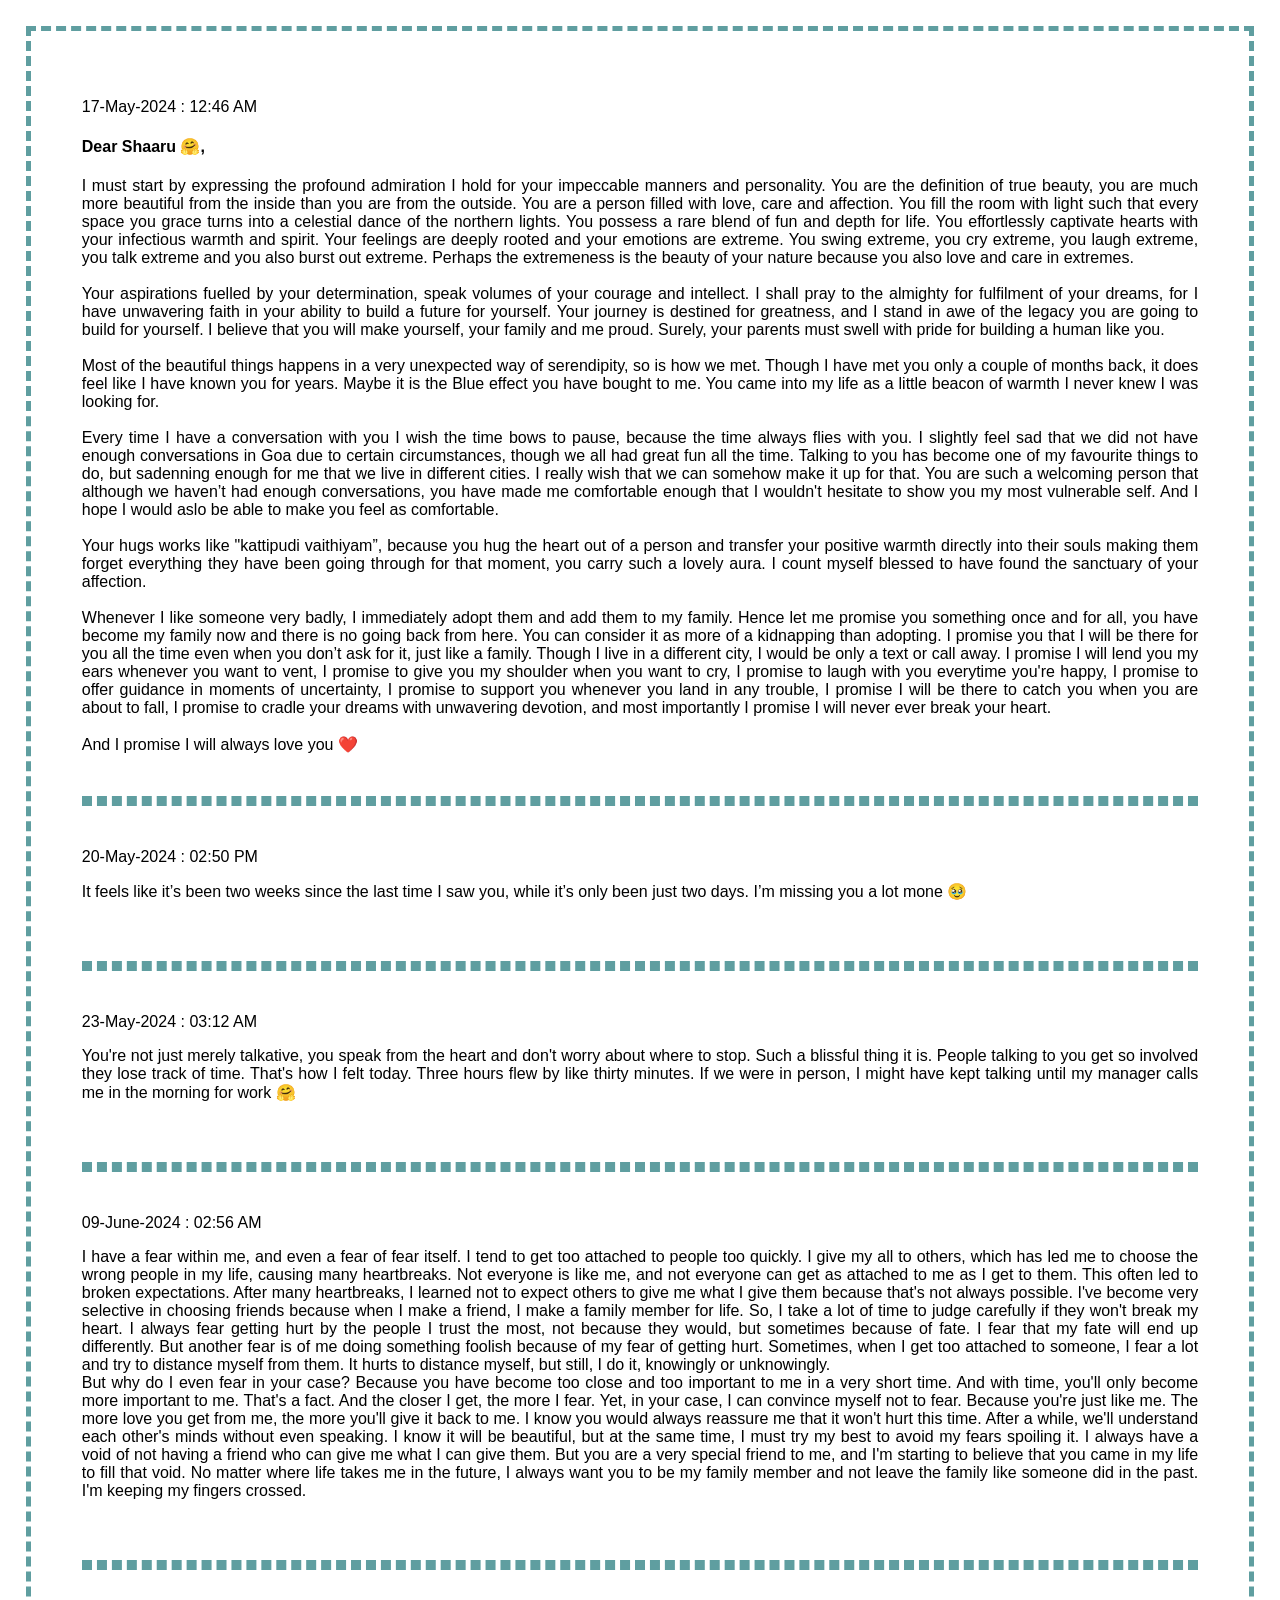
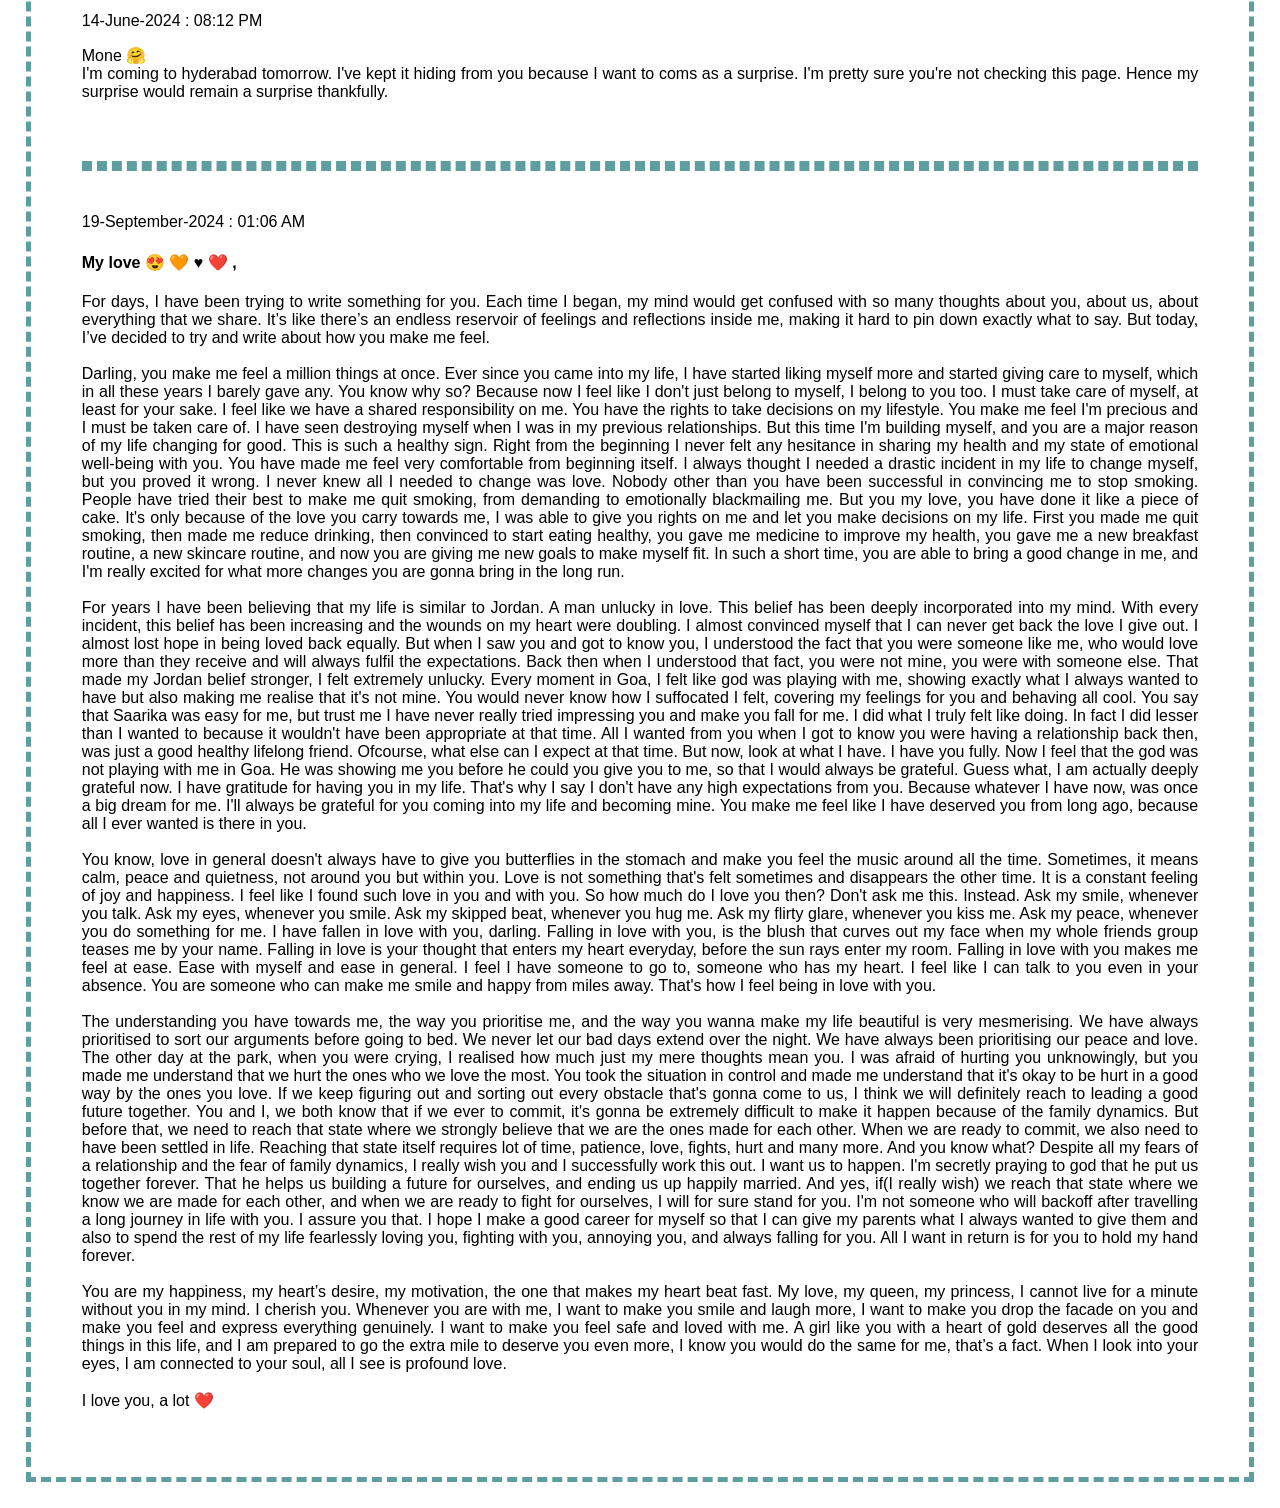
<file: mylove-shaaru.html>
<!DOCTYPE html>
<html lang="en">
    <head>
        <meta charset="utf-8" />
        <title>Abbas Mirza</title>
        <link rel="icon" type="image/x-icon" href="favicon.ico"/>

        <style type='text/css'>
        body {
            font: 20px;
            font-family: "Optima", sans-serif;
            border: 5px dashed cadetblue;
            margin: 2% 2% 2%;
            padding: 4%;
            text-align: justify;
        }

        @media only screen and (max-width: 600px) {
            body {
                margin: 5% 10% 5%; /* Margin for mobile */
            }
	@media only screen and (max-width: 950px) {
            body {
                margin: 5% 20% 5%; /* Margin for web */
            }
        }
    </style>
        
    </head>
    
	<body>
      <div class="main-message">
      <p>17-May-2024 : 12:46 AM</p>
      <h4>Dear Shaaru 🤗,<br></h4>
      <p>I must start by expressing the profound admiration I hold for your impeccable manners and personality. You are the definition of true beauty, you are much more beautiful from the inside than you are from the outside. You are a person filled with love, care and affection. You fill the room with light such that every space you grace turns into a celestial dance of the northern lights. You possess a rare blend of fun and depth for life. You effortlessly captivate hearts with your infectious warmth and spirit. Your feelings are deeply rooted and your emotions are extreme. You swing extreme, you cry extreme, you laugh extreme, you talk extreme and you also burst out extreme. Perhaps the extremeness is the beauty of your nature because you also love and care in extremes. <br><br> 

Your aspirations fuelled by your determination, speak volumes of your courage and intellect. I shall pray to the almighty for fulfilment of your dreams, for I have unwavering faith in your ability to build a future for yourself. Your journey is destined for greatness, and I stand in awe of the legacy you are going to build for yourself. I believe that you will make yourself, your family and me proud. Surely, your parents must swell with pride for building a human like you.<br><br> 

Most of the beautiful things happens in a very unexpected way of serendipity, so is how we met. Though I have met you only a couple of months back, it does feel like I have known you for years. Maybe it is the Blue effect you have bought to me. You came into my life as a little beacon of warmth I never knew I was looking for.<br><br> 

Every time I have a conversation with you I wish the time bows to pause, because the time always flies with you. I slightly feel sad that we did not have enough conversations in Goa due to certain circumstances, though we all had great fun all the time. Talking to you has become one of my favourite things to do, but sadenning enough for me that we live in different cities. I really wish that we can somehow make it up for that. You are such a welcoming person that although we haven’t had enough conversations, you have made me comfortable enough that I wouldn't hesitate to show you my most vulnerable self. And I hope I would aslo be able to make you feel as comfortable.<br><br> 

Your hugs works like "kattipudi vaithiyam”, because you hug the heart out of a person and transfer your positive warmth directly into their souls making them forget everything they have been going through for that moment, you carry such a lovely aura. I count myself blessed to have found the sanctuary of your affection.<br><br> 

Whenever I like someone very badly, I immediately adopt them and add them to my family. Hence let me promise you something once and for all, you have become my family now and there is no going back from here. You can consider it as more of a kidnapping than adopting. I promise you that I will be there for you all the time even when you don’t ask for it, just like a family. Though I live in a different city, I would be only a text or call away. I promise I will lend you my ears whenever you want to vent, I promise to give you my shoulder when you want to cry, I promise to laugh with you everytime you're happy, I promise to offer guidance in moments of uncertainty, I promise to support you whenever you land in any trouble, I promise I will be there to catch you when you are about to fall, I promise to cradle your dreams with unwavering devotion, and most importantly I promise I will never ever break your heart.<br><br>

And I promise I will always love you ❤️ 
</p>
<br>
<hr style="border: 5px dashed cadetblue;"/><br>
<p>20-May-2024 : 02:50 PM</p>
<p>It feels like it’s been two weeks since the last time I saw you, while it’s only been just two days. I’m missing you a lot mone 🥹</p><br><br>
<hr style="border: 5px dashed cadetblue;"/><br>
<p>23-May-2024 : 03:12 AM</p>
<p> You're not just merely talkative, you speak from the heart and don't worry about where to stop. Such a blissful thing it is. People talking to you get so involved they lose track of time. That's how I felt today. Three hours flew by like thirty minutes. If we were in person, I might have kept talking until my manager calls me in the morning for work 🤗</p><br><br>
<hr style="border: 5px dashed cadetblue;"/><br>
<p>09-June-2024 : 02:56 AM</p>
<p>I have a fear within me, and even a fear of fear itself. I tend to get too attached to people too quickly. I give my all to others, which has led me to choose the wrong people in my life, causing many heartbreaks. Not everyone is like me, and not everyone can get as attached to me as I get to them. This often led to broken expectations. After many heartbreaks, I learned not to expect others to give me what I give them because that's not always possible. I've become very selective in choosing friends because when I make a friend, I make a family member for life. So, I take a lot of time to judge carefully if they won't break my heart. I always fear getting hurt by the people I trust the most, not because they would, but sometimes because of fate. I fear that my fate will end up differently. But another fear is of me doing something foolish because of my fear of getting hurt. Sometimes, when I get too attached to someone, I fear a lot and try to distance myself from them. It hurts to distance myself, but still, I do it, knowingly or unknowingly.<br>
But why do I even fear in your case? Because you have become too close and too important to me in a very short time. And with time, you'll only become more important to me. That's a fact. And the closer I get, the more I fear. Yet, in your case, I can convince myself not to fear. Because you're just like me. The more love you get from me, the more you'll give it back to me. I know you would always reassure me that it won't hurt this time. After a while, we'll understand each other's minds without even speaking. I know it will be beautiful, but at the same time, I must try my best to avoid my fears spoiling it. I always have a void of not having a friend who can give me what I can give them. But you are a very special friend to me, and I'm starting to believe that you came in my life to fill that void. No matter where life takes me in the future, I always want you to be my family member and not leave the family like someone did in the past. I'm keeping my fingers crossed.</p><br><br>
<hr style="border: 5px dashed cadetblue;"/><br>
<p>14-June-2024 : 08:12 PM</p>
<p>Mone 🤗<br>I'm coming to hyderabad tomorrow. I've kept it hiding from you because I want to coms as a surprise. I'm pretty sure you're not checking this page. Hence my surprise would remain a surprise thankfully.</p><br><br>
<hr style="border: 5px dashed cadetblue;"/><br>
<p>19-September-2024 : 01:06 AM</p>
<h4>My love 😍 🧡 ♥️ ❤️ ,<br></h4>
<p>For days, I have been trying to write something for you. Each time I began, my mind would get confused with so many thoughts about you, about us, about everything that we share. It’s like there’s an endless reservoir of feelings and reflections inside me, making it hard to pin down exactly what to say. But today, I’ve decided to try and write about how you make me feel.<br><br>
Darling, you make me feel a million things at once. Ever since you came into my life, I have started liking myself more and started giving care to myself, which in all these years I barely gave any. You know why so? Because now I feel like I don't just belong to myself, I belong to you too. I must take care of myself, at least for your sake. I feel like we have a shared responsibility on me. You have the rights to take decisions on my lifestyle. You make me feel I'm precious and I must be taken care of. I have seen  destroying myself when I was in my previous relationships. But this time I'm building myself, and you are a major reason of my life changing for good.  This is such a healthy sign. Right from the beginning I never felt any hesitance in sharing my health and my state of emotional well-being with you. You have made me feel very comfortable from beginning itself. I always thought I needed a drastic incident in my life to change myself, but you proved it wrong. I never knew all I needed to change was love. Nobody other than you have been successful in convincing me to stop smoking. People have tried their best to make me quit smoking, from demanding to emotionally blackmailing me. But you my love, you have done it like a piece of cake. It's only because of the love you carry towards me, I was able to give you rights on me and let you make decisions on my life. First you made me quit smoking, then made me reduce drinking, then convinced to start eating healthy, you gave me medicine to improve my health, you gave me a new breakfast routine, a new skincare routine, and now you are giving me new goals to make myself fit. In such a short time, you are able to bring a good change in me, and I'm really excited for what more changes you are gonna bring in the long run.<br><br>
For years I have been believing that my life is similar to Jordan. A man unlucky in love. This belief has been deeply incorporated into my mind. With every incident, this belief has been increasing and the wounds on my heart were doubling. I almost convinced myself that I can never get back the love I give out. I almost lost hope in being loved back equally. But when I saw you and got to know you, I understood the fact that you were someone like me, who would love more than they receive and will always fulfil the expectations. Back then when I understood that fact, you were not mine, you were with someone else. That made my Jordan belief stronger, I felt extremely unlucky. Every moment in Goa, I felt like god was playing with me, showing exactly what I always wanted to have but also making me realise that it's not mine. You would never know how I suffocated I felt, covering my feelings for you and behaving all cool. You say that Saarika was easy for me, but trust me I have never really tried impressing you and make you fall for me. I did what I truly felt like doing. In fact I did lesser than I wanted to because it wouldn't have been appropriate at that time. All I wanted from you when I got to know you were having a relationship back then, was just a good healthy lifelong friend. Ofcourse, what else can I expect at that time. But now, look at what I have. I have you fully. Now I feel that the god was not playing with me in Goa. He was showing me you before he could you give you to me, so that I would always be grateful. Guess what, I am actually deeply grateful now. I have gratitude for having you in my life. That's why I say I don't have any high expectations from you. Because whatever I have now, was once a big dream for me. I'll always be grateful for you coming into my life and becoming mine. You make me feel like I have deserved you from long ago, because all I ever wanted is there in you.<br><br>
You know, love in general doesn't always have to give you butterflies in the stomach and make you feel the music around all the time. Sometimes, it means calm, peace and quietness, not around you but within you. Love is not something that's felt sometimes and disappears the other time. It is a constant feeling of joy and happiness. I feel like I found such love in you and with you. So how much do I love you then? Don't ask me this. Instead. Ask my smile, whenever you talk. Ask my eyes, whenever you smile. Ask my skipped beat, whenever you hug me. Ask my flirty glare, whenever you kiss me. Ask my peace, whenever you do something for me. I have fallen in love with you, darling. Falling in love with you, is the blush that curves out my face when my whole friends group teases me by your name. Falling in love is your thought that enters my heart everyday, before the sun rays enter my room. Falling in love with you makes me feel at ease. Ease with myself and ease in general. I feel I have someone to go to, someone who has my heart. I feel like I can talk to you even in your absence. You are someone who can make me smile and happy from miles away. That's how I feel being in love with you.<br><br>
The understanding you have towards me, the way you prioritise me, and the way you wanna make my life beautiful is very mesmerising. We have always prioritised to sort our arguments before going to bed. We never let our bad days extend over the night. We have always been prioritising our peace and love. The other day at the park, when you were crying, I realised how much just my mere thoughts mean you. I was afraid of hurting you unknowingly, but you made me understand that we hurt the ones who we love the most. You took the situation in control and made me understand that it's okay to be hurt in a good way by the ones you love. If we keep figuring out and sorting out every obstacle that's gonna come to us, I think we will definitely reach to leading a good future together. You and I, we both know that if we ever to commit, it's gonna be extremely difficult to make it happen because of the family dynamics. But before that, we need to reach that state where we strongly believe that we are the ones made for each other. When we are ready to commit, we also need to have been settled in life. Reaching that state itself requires lot of time, patience, love, fights, hurt and many more. And you know what? Despite all my fears of a relationship and the fear of family dynamics, I really wish you and I successfully work this out. I want us to happen. I'm secretly praying to god that he put us together forever. That he helps us building a future for ourselves, and ending us up happily married. And yes, if(I really wish) we reach that state where we know we are made for each other, and when we are ready to fight for ourselves, I will for sure stand for you. I'm not someone who will backoff after travelling a long journey in life with you. I assure you that. I hope I make a good career for myself so that I can give my parents what I always wanted to give them and also to spend the rest of my life fearlessly loving you, fighting with you, annoying you, and always falling for you. All I want in return is for you to hold my hand forever.<br><br>
You are my happiness, my heart’s desire, my motivation, the one that makes my heart beat fast. My love, my queen, my princess, I cannot live for a minute without you in my mind. I cherish you. Whenever you are with me, I want to make you smile and laugh more, I want to make you drop the facade on you and make you feel and express everything genuinely. I want to make you feel safe and loved with me. A girl like you with a heart of gold deserves all the good things in this life, and I am prepared to go the extra mile to deserve you even more, I know you would do the same for me, that’s a fact. When I look into your eyes, I am connected to your soul, all I see is profound love.<br><br>
I love you, a lot ❤️ 
</p>
</div>
  </body>
</file>
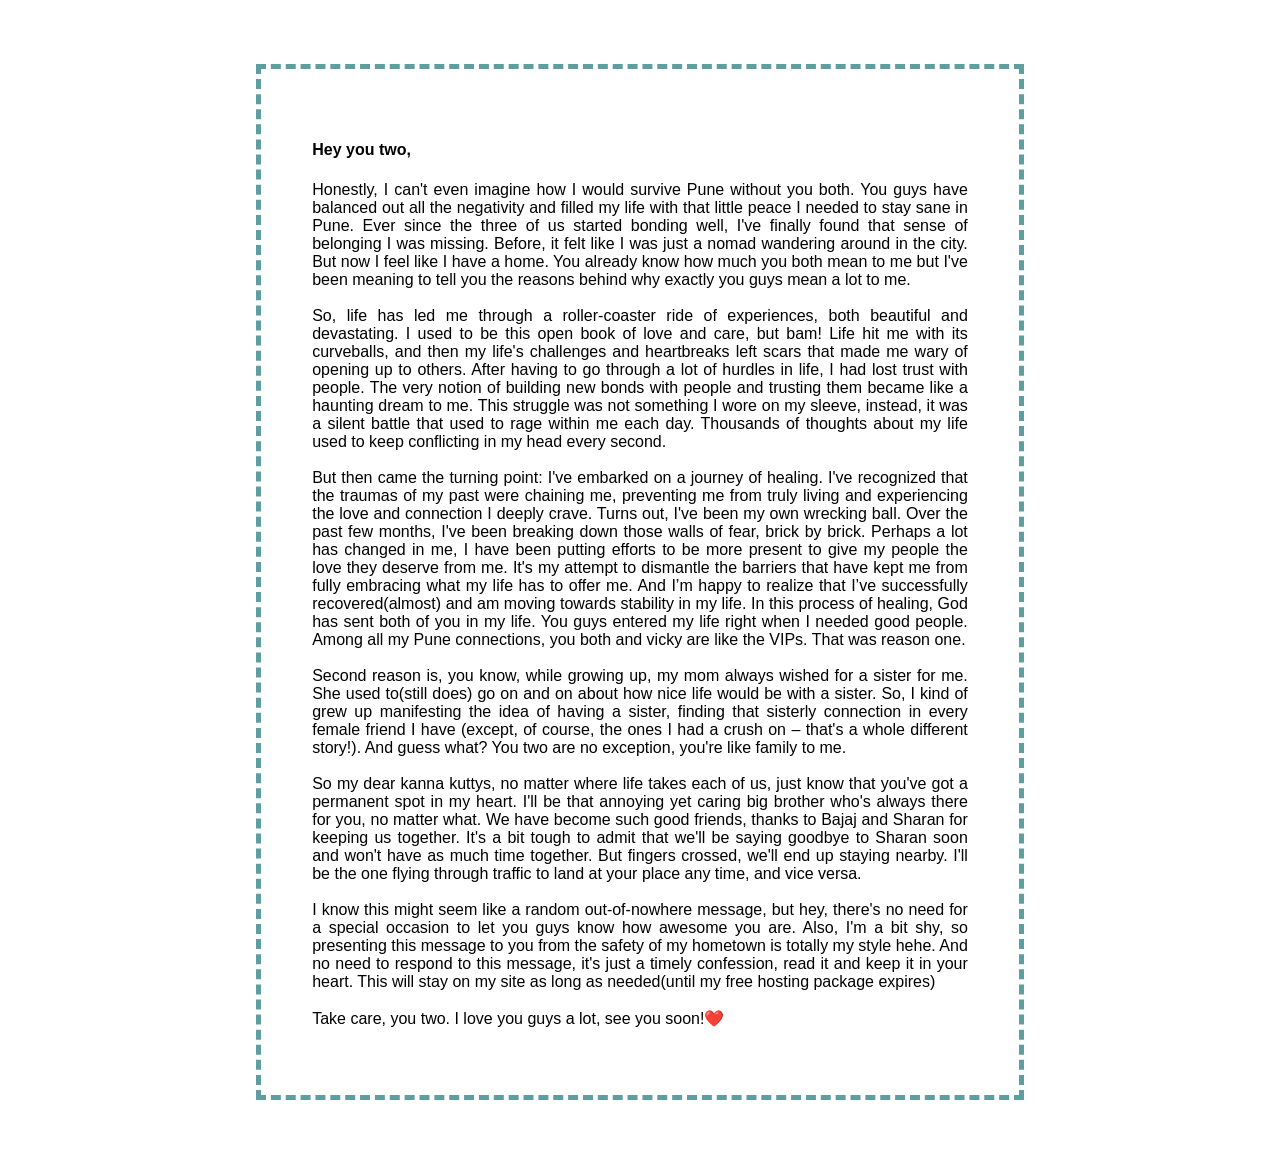
<file: santle.html>
<!DOCTYPE html>
<html lang="en">
    <head>
        <meta charset="utf-8" />
        <title>Abbas Mirza</title>
        <link rel="icon" type="image/x-icon" href="favicon.ico"/>

        <style type='text/css'>
			body {
            font: 20px;
            font-family: "Optima", sans-serif;
            border: 5px dashed cadetblue;
            margin: 5% 20% 5%;
            padding: 4%;
            text-align: justify;}
		</style>
        
    </head>
    
	<body>
      <div class="main-message">
      <h4>Hey you two,</h4>
      <p>Honestly, I can't even imagine how I would survive Pune without you both. You guys have balanced out all the negativity and filled my life with that little peace I needed to stay sane in Pune. Ever since the three of us started bonding well, I've finally found that sense of belonging I was missing. Before, it felt like I was just a nomad wandering around in the city. But now I feel like I have a home. You already know how much you both mean to me but I've been meaning to tell you the reasons behind why exactly you guys mean a lot to me.<br><br> 

So, life has led me through a roller-coaster ride of experiences, both beautiful and devastating. I used to be this open book of love and care, but bam! Life hit me with its curveballs, and then my life's challenges and heartbreaks left scars that made me wary of opening up to others. After having to go through a lot of hurdles in life, I had lost trust with people. The very notion of building new bonds with people and trusting them became like a haunting dream to me. This struggle was not something I wore on my sleeve, instead, it was a silent battle that used to rage within me each day. Thousands of thoughts about my life used to keep conflicting in my head every second.<br><br> 

But then came the turning point: I've embarked on a journey of healing. I've recognized that the traumas of my past were chaining me, preventing me from truly living and experiencing the love and connection I deeply crave.​​ Turns out, I've been my own wrecking ball. Over the past few months, I've been breaking down those walls of fear, brick by brick. Perhaps a lot has changed in me, I have been putting efforts to be more present to give my people the love they deserve from me. It's my attempt to dismantle the barriers that have kept me from fully embracing what my life has to offer me. And I’m happy to realize that I’ve successfully recovered(almost) and am moving towards stability in my life. In this process of healing, God has sent both of you in my life. You guys entered my life right when I needed good people. Among all my Pune connections, you both and vicky are like the VIPs. That was reason one.<br><br> 

Second reason is, you know, while growing up, my mom always wished for a sister for me. She used to(still does) go on and on about how nice life would be with a sister. So, I kind of grew up manifesting the idea of having a sister, finding that sisterly connection in every female friend I have (except, of course, the ones I had a crush on – that's a whole different story!). And guess what? You two are no exception, you're like family to me.<br><br> 

So my dear kanna kuttys, no matter where life takes each of us, just know that you've got a permanent spot in my heart. I'll be that annoying yet caring big brother who's always there for you, no matter what. We have become such good friends, thanks to Bajaj and Sharan for keeping us together. It's a bit tough to admit that we'll be saying goodbye to Sharan soon and won't have as much time together. But fingers crossed, we'll end up staying nearby. I'll be the one flying through traffic to land at your place any time, and vice versa.<br><br> 

I know this might seem like a random out-of-nowhere message, but hey, there's no need for a special occasion to let you guys know how awesome you are. Also, I'm a bit shy, so presenting this message to you from the safety of my hometown is totally my style hehe. And no need to respond to this message, it's just a timely confession, read it and keep it in your heart. This will stay on my site as long as needed(until my free hosting package expires)<br><br> 

Take care, you two. I love you guys a lot, see you soon!❤️</p>
    </div>
  </body>
</file>
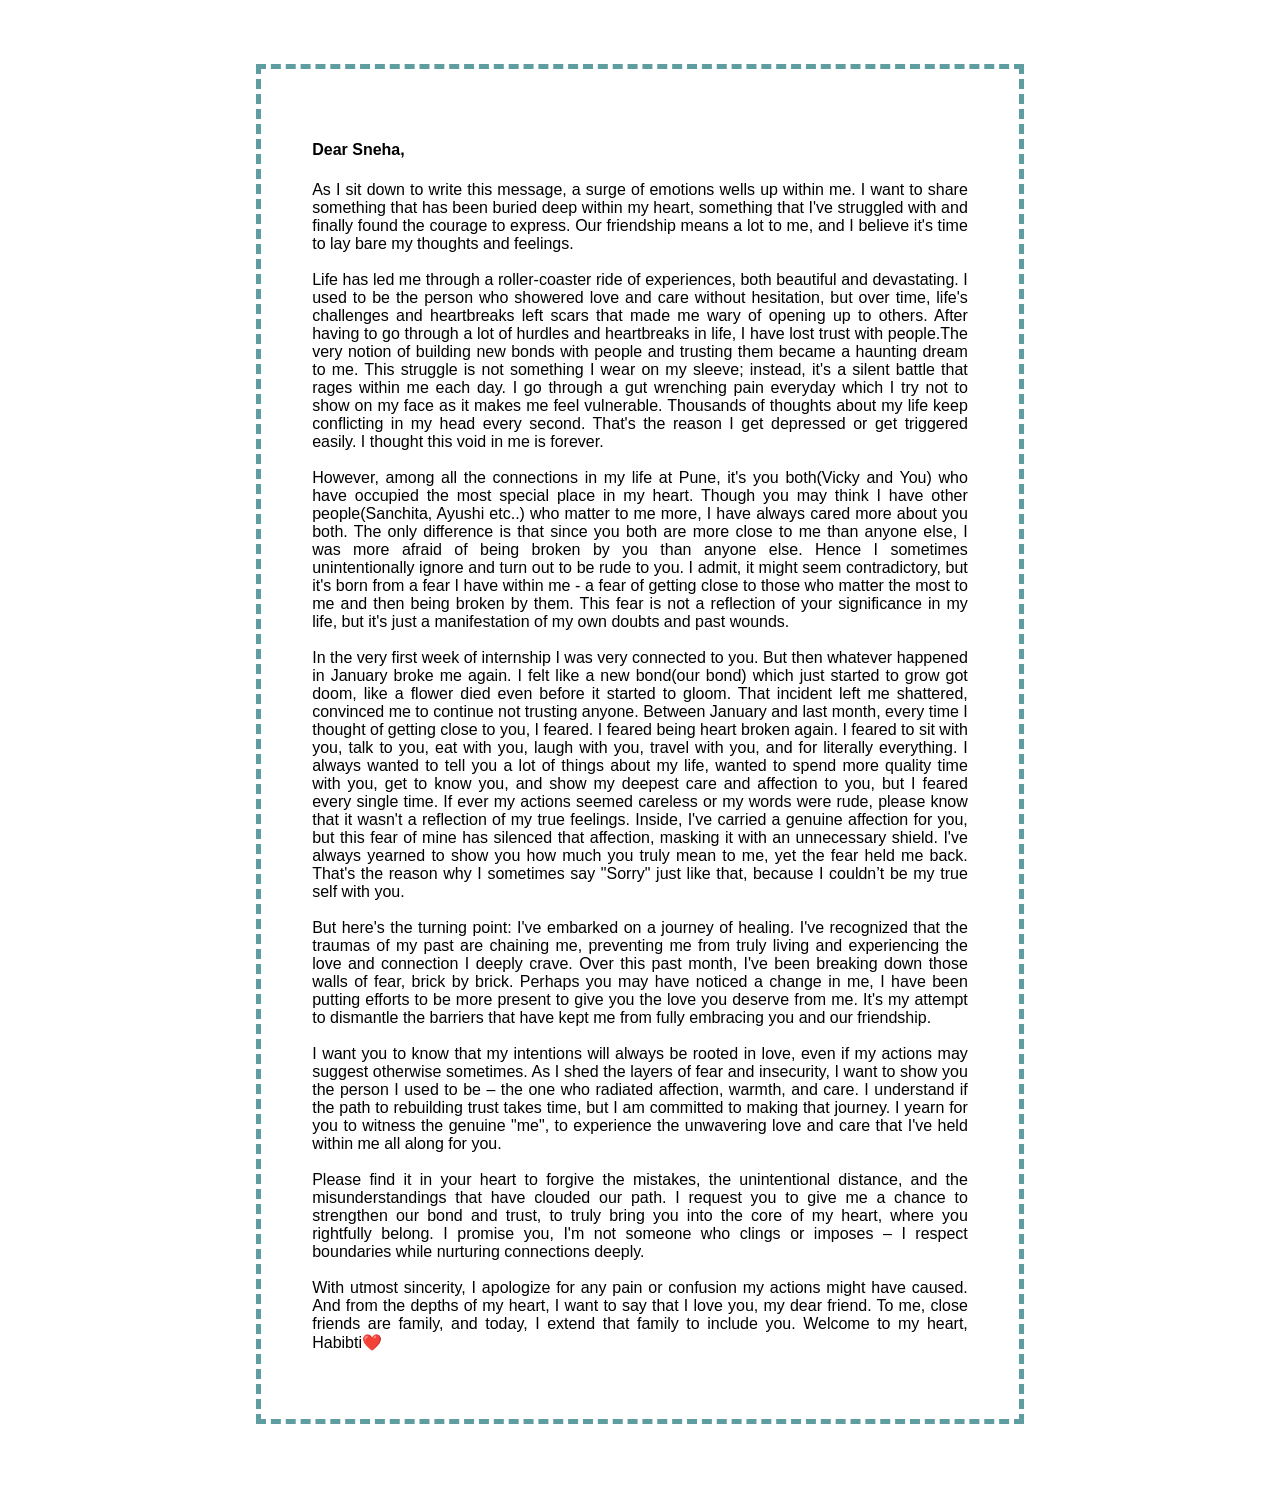
<file: sneha.html>
<!DOCTYPE html>
<html lang="en">
    <head>
        <meta charset="utf-8" />
        <title>Abbas Mirza</title>
        <link rel="icon" type="image/x-icon" href="favicon.ico"/>

        <style type='text/css'>
			body {
            font: 20px;
            font-family: "Optima", sans-serif;
            border: 5px dashed cadetblue;
            margin: 5% 20% 5%;
            padding: 4%;
            text-align: justify;}
		</style>
        
    </head>
    
	<body>
      <div class="main-message">
      <h4>Dear Sneha,</h4>
      <p>As I sit down to write this message, a surge of emotions wells up within me. I want to share something that has been buried deep within my heart, something that I've struggled with and finally found the courage to express. Our friendship means a lot to me, and I believe it's time to lay bare my thoughts and feelings.<br><br> 

Life has led me through a roller-coaster ride of experiences, both beautiful and devastating. I used to be the person who showered love and care without hesitation, but over time, life's challenges and heartbreaks left scars that made me wary of opening up to others. After having to go through a lot of hurdles and heartbreaks in life, I have lost trust with people.The very notion of building new bonds with people and trusting them became a haunting dream to me. This struggle is not something I wear on my sleeve; instead, it's a silent battle that rages within me each day. I go through a gut wrenching pain everyday which I try not to show on my face as it makes me feel vulnerable. Thousands of thoughts about my life keep conflicting in my head every second. That's the reason I get depressed or get triggered easily. I thought this void in me is forever.<br><br> 

However, among all the connections in my life at Pune, it's you both(Vicky and You) who have occupied the most special place in my heart. Though you may think I have other people(Sanchita, Ayushi etc..) who matter to me more, I have always cared more about you both. The only difference is that since you both are more close to me than anyone else, I was more afraid of being broken by you than anyone else. Hence I sometimes unintentionally ignore and turn out to be rude to you. I admit, it might seem contradictory, but it's born from a fear I have within me - a fear of getting close to those who matter the most to me and then being broken by them. This fear is not a reflection of your significance in my life, but it's just a manifestation of my own doubts and past wounds.<br><br> 

In the very first week of internship I was very connected to you. But then whatever happened in January broke me again. I felt like a new bond(our bond) which just started to grow got doom, like a flower died even before it started to gloom. That incident left me shattered, convinced me to continue not trusting anyone. Between January and last month, every time I thought of getting close to you, I feared. I feared being heart broken again. I feared to sit with you, talk to you, eat with you, laugh with you, travel with you, and for literally everything. I always wanted to tell you a lot of things about my life, wanted to spend more quality time with you, get to know you, and show my deepest care and affection to you, but I feared every single time. If ever my actions seemed careless or my words were rude, please know that it wasn't a reflection of my true feelings. Inside, I've carried a genuine affection for you, but this fear of mine has silenced that affection, masking it with an unnecessary shield. I've always yearned to show you how much you truly mean to me, yet the fear held me back. That's the reason why I sometimes say "Sorry" just like that, because I couldn’t be my true self with you.<br><br> 

But here's the turning point: I've embarked on a journey of healing. I've recognized that the traumas of my past are chaining me, preventing me from truly living and experiencing the love and connection I deeply crave. Over this past month, I've been breaking down those walls of fear, brick by brick. Perhaps you may have noticed a change in me, I have been putting efforts to be more present to give you the love you deserve from me. It's my attempt to dismantle the barriers that have kept me from fully embracing you and our friendship.<br><br> 

I want you to know that my intentions will always be rooted in love, even if my actions may suggest otherwise sometimes. As I shed the layers of fear and insecurity, I want to show you the person I used to be – the one who radiated affection, warmth, and care. I understand if the path to rebuilding trust takes time, but I am committed to making that journey. I yearn for you to witness the genuine "me", to experience the unwavering love and care that I've held within me all along for you.<br><br> 

Please find it in your heart to forgive the mistakes, the unintentional distance, and the misunderstandings that have clouded our path. I request you to give me a chance to strengthen our bond and trust, to truly bring you into the core of my heart, where you rightfully belong. I promise you, I'm not someone who clings or imposes – I respect boundaries while nurturing connections deeply.<br><br> 

With utmost sincerity, I apologize for any pain or confusion my actions might have caused. And from the depths of my heart, I want to say that I love you, my dear friend. To me, close friends are family, and today, I extend that family to include you. Welcome to my heart, Habibti❤️</p>
    </div>
  </body>
</file>
<file: style.css>
:root {
  --paper: #f3eee4;
  --paper-2: #e9e2d4;
  --ink: #141414;
  --ink-2: #4b4b4b;
  --red: #e63322;
  --blue: #1e44c8;
  --yellow: #f5c200;
  --sans: "Helvetica Neue", Helvetica, Arial, system-ui, sans-serif;
  --display: Futura, "Futura PT", "Century Gothic", "Avenir Next", "Helvetica Neue", Arial, sans-serif;
}

*, *::before, *::after { box-sizing: border-box; }
html { scroll-behavior: smooth; scroll-padding-top: 70px; }
body { margin: 0; background: var(--paper); color: var(--ink); font: 17px/1.6 var(--sans); -webkit-font-smoothing: antialiased; }
a { color: inherit; }
h1, h2, h3 { margin: 0; font-family: var(--display); font-weight: 700; line-height: 1.05; letter-spacing: -.01em; }
p { margin: 0 0 1em; }
::selection { background: var(--yellow); }

.wrap { width: min(1200px, 100% - 2.5rem); margin-inline: auto; }
.skip { position: absolute; left: -9999px; }
.skip:focus { left: 1rem; top: 1rem; z-index: 99; background: var(--ink); color: var(--paper); padding: .5rem 1rem; }
:focus-visible { outline: 3px solid var(--blue); outline-offset: 3px; }

/* ---------- shapes ---------- */
.sh { display: inline-block; width: 14px; height: 14px; flex: none; }
.sh--circle { background: var(--red); border-radius: 50%; }
.sh--square { background: var(--blue); }
.sh--tri { background: var(--yellow); clip-path: polygon(50% 0, 100% 100%, 0 100%); }
.sh--lg { width: 44px; height: 44px; }
.sh--red { background: var(--red); }
.sh--blue { background: var(--blue); }
.sh--paper { background: var(--paper); }
.sh--ink { background: var(--ink); }
.sh--half { background: var(--red); border-radius: 100px 100px 0 0; height: 22px; }
.sh--half.sh--lg { height: 22px; width: 44px; margin-top: 22px; }

.mk { display: block; width: 22px; height: 22px; flex: none; }
.mk--lg { width: 44px; height: 44px; }

/* ---------- buttons ---------- */
.btn {
  display: inline-block; padding: .85rem 1.4rem; border: 2px solid var(--ink);
  font: 700 .82rem/1 var(--sans); letter-spacing: .08em; text-transform: uppercase; text-decoration: none;
  cursor: pointer; white-space: nowrap; transition: transform .15s, box-shadow .15s, background .15s, color .15s;
}
.btn:hover { transform: translate(-3px, -3px); box-shadow: 3px 3px 0 var(--ink); }
.btn--ink { background: var(--ink); color: var(--paper); }
.btn--ink:hover { box-shadow: 3px 3px 0 var(--red); }
.btn--red { background: var(--red); border-color: var(--red); color: #fff; }
.btn--blue { background: var(--blue); border-color: var(--blue); color: #fff; }
.btn--line { background: transparent; }
.btn--paper { background: var(--paper); border-color: var(--paper); color: var(--ink); }
.btn--paper:hover { box-shadow: 3px 3px 0 var(--ink); }
.btn--sm { padding: .55rem 1rem; font-size: .74rem; }

/* ---------- nav ---------- */
.nav { position: sticky; top: 0; z-index: 50; background: rgba(243, 238, 228, .92); backdrop-filter: blur(8px); -webkit-backdrop-filter: blur(8px); border-bottom: 2px solid var(--ink); }
.nav__inner { display: flex; align-items: center; gap: 2rem; height: 62px; }
.logo { display: flex; align-items: center; gap: 4px; text-decoration: none; }
.logo span { white-space: nowrap; margin-left: .6rem; font: 700 1rem var(--display); text-transform: uppercase; letter-spacing: .08em; }
nav { margin-left: auto; }
.nav__links { display: flex; gap: 1.6rem; list-style: none; margin: 0; padding: 0; }
.nav__links a { font: 600 .8rem var(--sans); letter-spacing: .08em; text-transform: uppercase; text-decoration: none; }
.nav__links a:hover { color: var(--red); }

/* ---------- hero ---------- */
.hero { padding: clamp(3rem, 7vw, 5.5rem) 0; border-bottom: 2px solid var(--ink); overflow: hidden; }
.hero__grid { display: grid; grid-template-columns: 1fr auto; gap: 0 4rem; align-items: start; }
.hero__head { grid-column: 1 / -1; }
.tiles { justify-self: end; width: 210px; }
.label { font: 700 .76rem var(--sans); letter-spacing: .14em; text-transform: uppercase; margin-bottom: 1.6rem; padding-left: .8rem; border-left: 6px solid var(--blue); }
.hero h1 { font-size: clamp(3.2rem, 10vw, 9rem); line-height: .88; letter-spacing: -.035em; text-transform: uppercase; margin-bottom: 1.6rem; }
.red { color: var(--red); }
.hero__lead { font-size: clamp(1.1rem, 1.7vw, 1.4rem); line-height: 1.5; max-width: 36rem; color: var(--ink-2); margin: 0; }
.cta { display: flex; flex-wrap: wrap; gap: .8rem; margin-top: 2rem; }

/* Bauhaus tile composition */
.tiles { display: grid; grid-template-columns: repeat(3, 1fr); aspect-ratio: 1; border: 2px solid var(--ink); background: var(--ink); gap: 2px; }
.tile { position: relative; overflow: hidden; background: var(--paper); }
.tile i { position: absolute; inset: 0; transition: transform .8s cubic-bezier(.6, 0, .2, 1); }
.t1 { background: var(--blue); } .t1 i { background: var(--paper); border-radius: 0 0 100% 0; }
.t2 i { background: var(--red); border-radius: 50%; inset: 14%; }
.t3 { background: var(--yellow); } .t3 i { background: var(--ink); clip-path: polygon(0 0, 100% 0, 0 100%); }
.t4 { background: var(--ink); } .t4 i { background: var(--yellow); border-radius: 100% 100% 0 0; top: 50%; }
.t5 { background: var(--red); } .t5 i { background: var(--paper); clip-path: polygon(50% 12%, 88% 88%, 12% 88%); }
.t6 i { background: var(--blue); border-radius: 0 100% 0 0; }
.t7 i { background: var(--yellow); border-radius: 50%; inset: 30%; box-shadow: 0 0 0 1.4rem var(--ink); }
.t8 { background: var(--blue); } .t8 i { background: var(--red); inset: 0 50% 0 0; }
.t9 { background: var(--yellow); } .t9 i { background: var(--red); border-radius: 0 0 0 100%; }
.tiles:hover .t1 i, .tiles.spin .t1 i { transform: rotate(90deg); }
.tiles:hover .t3 i, .tiles.spin .t3 i { transform: rotate(180deg); }
.tiles:hover .t5 i, .tiles.spin .t5 i { transform: rotate(180deg); }
.tiles:hover .t6 i, .tiles.spin .t6 i { transform: rotate(-90deg); }
.tiles:hover .t8 i, .tiles.spin .t8 i { transform: translateX(100%); }
.tiles:hover .t9 i, .tiles.spin .t9 i { transform: rotate(90deg); }
.tiles:hover .t2 i, .tiles.spin .t2 i { transform: scale(.6); }

/* ---------- numbers ---------- */
.numbers { border-bottom: 2px solid var(--ink); }
/* dividers are the 2px grid gaps showing the ink background */
.numbers__grid { display: grid; grid-template-columns: repeat(5, 1fr); gap: 2px; background: var(--ink); }
.numbers__grid > div { padding: 2rem 1.3rem; background: var(--paper); }
.numbers__grid > div:first-child { padding-left: 0; }
.numbers strong { display: block; font: 700 clamp(2.4rem, 4.4vw, 3.8rem)/1 var(--display); letter-spacing: -.03em; margin-bottom: .5rem; }
.numbers small { font-size: .38em; margin-left: .1em; }
.numbers span { display: block; font-size: .85rem; line-height: 1.45; color: var(--ink-2); }
.n--blue strong { color: var(--blue); }

/* ---------- sections ---------- */
.section { padding: clamp(4rem, 8vw, 6.5rem) 0; border-bottom: 2px solid var(--ink); }
.section--alt { background: var(--paper-2); }
.section--ink { background: var(--ink); color: var(--paper); }
.section--ink .sec-sub { color: #bdb7ab; }
.sec-head { display: grid; grid-template-columns: auto auto 1fr; gap: 1.4rem; align-items: start; margin-bottom: 3rem; }
.sec-head--stack { grid-template-columns: auto auto 1fr; align-items: center; margin-bottom: 1.5rem; }
.sec-no { font: 700 .9rem var(--display); letter-spacing: .1em; padding-top: .9rem; }
.sec-head .sh--lg, .sec-head .mk--lg { margin-top: .2rem; }
.sec-head h2 { font-size: clamp(2.2rem, 5vw, 4rem); text-transform: uppercase; letter-spacing: -.03em; }
.sec-sub { max-width: 40rem; margin: .8rem 0 0; color: var(--ink-2); font-size: 1.08rem; }

/* AI */
.ai { display: grid; grid-template-columns: repeat(3, 1fr); border: 2px solid var(--ink); }
.ai__card { position: relative; padding: 2rem 1.8rem 2.2rem; border-left: 2px solid var(--ink); display: flex; flex-direction: column; }
.ai__card:first-child { border-left: 0; }
.ai__card h3 { font-size: 1.6rem; margin: 1.2rem 0 1rem; }
.ai__card p { margin-bottom: .8rem; }
.ai__idx { width: 2.6rem; height: 2.6rem; display: grid; place-items: center; font: 700 1.1rem var(--display); }
.ai__card--red .ai__idx { background: var(--red); color: #fff; border-radius: 50%; }
.ai__card--blue .ai__idx { background: var(--blue); color: #fff; }
.ai__card--yellow .ai__idx { background: var(--yellow); border-radius: 2.6rem 2.6rem 0 0; }
.ai__card { border-top: 8px solid transparent; }
.ai__card--red { border-top-color: var(--red); }
.ai__card--blue { border-top-color: var(--blue); }
.ai__card--yellow { border-top-color: var(--yellow); }

/* Observability layers */
.layers { display: grid; gap: 0; border: 2px solid var(--paper); }
.layer { display: grid; grid-template-columns: 11rem 1fr 18rem; gap: 1.5rem; align-items: center; padding: 1.5rem 1.6rem; border-top: 2px solid var(--paper); }
.layer:first-child { border-top: 0; }
.layer__name { font: 700 1.6rem var(--display); text-transform: uppercase; letter-spacing: -.01em; }
.layer__what { font-size: 1rem; }
.layer__tools { font: 700 .8rem var(--sans); letter-spacing: .06em; text-transform: uppercase; text-align: right; }
.layer--yellow { background: var(--yellow); color: var(--ink); margin-right: 30%; }
.layer--red { background: var(--red); color: #fff; margin-right: 20%; }
.layer--blue { background: var(--blue); color: #fff; margin-right: 10%; }
.layer--paper { background: var(--paper); color: var(--ink); }
.layers { border: 0; }
.layer { border: 2px solid var(--paper); border-top-width: 0; }
.layer:first-child { border-top-width: 2px; }

/* Work grid */
.work { display: grid; grid-template-columns: repeat(3, 1fr); border-top: 2px solid var(--ink); border-left: 2px solid var(--ink); }
.w { padding: 1.8rem; border-right: 2px solid var(--ink); border-bottom: 2px solid var(--ink); transition: background .2s; }
.w:hover { background: #fff; }
.w h3 { font-size: 1.35rem; margin: 1rem 0 .8rem; }
.w p { color: var(--ink-2); font-size: .98rem; margin: 0; }
.w .mk { width: 26px; height: 26px; }

/* Career */
.career { display: grid; grid-template-columns: 1fr 1fr; gap: 0; border-top: 2px solid var(--ink); }
.job { padding: 1.8rem 2rem 1.8rem 0; }
.job + .job { padding-left: 2rem; border-left: 2px solid var(--ink); }
.job time { font: 700 .8rem var(--sans); letter-spacing: .1em; color: var(--red); }
.job h3 { font-size: clamp(1.7rem, 3vw, 2.2rem); text-transform: uppercase; letter-spacing: -.02em; margin: .4rem 0 .3rem; }
.job__title { font-weight: 600; margin-bottom: 0; }
.job > p:not(.job__title) { color: var(--ink-2); font-size: .98rem; margin: 1rem 0 0; }

/* certificates: one strip across the full width */
.creds { grid-column: 1 / -1; display: grid; grid-template-columns: auto 1fr; align-items: center; gap: 2rem; background: var(--ink); color: var(--paper); padding: 1.4rem 1.6rem; }
.creds h3 { font-size: 1rem; text-transform: uppercase; letter-spacing: .1em; margin: 0; }
.creds ul { list-style: none; padding: 0; margin: 0; display: grid; grid-template-columns: repeat(auto-fit, minmax(150px, 1fr)); gap: 1rem 0; }
.creds li { padding: 0 1.2rem; border-left: 1px solid #3b3b3b; font-size: .88rem; line-height: 1.4; }
.creds b { display: block; margin-bottom: .25rem; color: var(--yellow); font: 700 1.05rem var(--display); }
.tools { margin: 2.8rem 0 0; padding-top: 1.4rem; border-top: 2px solid var(--ink); color: var(--ink-2); font-size: .95rem; }
.tools span { font: 700 .76rem var(--sans); letter-spacing: .14em; text-transform: uppercase; color: var(--ink); margin-right: 1rem; }

/* Services */
.services { display: grid; grid-template-columns: 1fr 1.2fr 1fr; gap: 1.4rem; align-items: stretch; }
.svc { padding: 2rem; display: flex; flex-direction: column; border: 2px solid var(--ink); box-shadow: 8px 8px 0 var(--ink); }
.svc h3 { font-size: 2.4rem; text-transform: uppercase; margin: 1.2rem 0 1rem; letter-spacing: -.02em; }
.svc ul { padding-left: 1.1rem; margin: 0 0 1.4rem; }
.svc li { margin-bottom: .4rem; }
.svc .btn { margin-top: auto; align-self: flex-start; }
.svc--red { background: var(--red); color: #fff; }
.svc--blue { background: var(--blue); color: #fff; }
.svc--yellow { background: var(--yellow); }

/* Quotes */
.quotes { display: grid; grid-template-columns: repeat(3, 1fr); gap: 2.5rem; }
.quotes figure { margin: 0; padding-top: 1.2rem; border-top: 6px solid var(--ink); }
.quotes figure:nth-child(1) { border-color: var(--red); }
.quotes figure:nth-child(2) { border-color: var(--blue); }
.quotes figure:nth-child(3) { border-color: var(--yellow); }
.quotes blockquote { margin: 0 0 1rem; font: 500 1.2rem/1.45 var(--sans); }
.quotes figcaption { font: 700 .76rem var(--sans); letter-spacing: .1em; text-transform: uppercase; color: var(--ink-2); }

/* Contact */
.contact { border-bottom: 0; }
.contact__grid { display: grid; grid-template-columns: 1fr 1.1fr; gap: 4rem; }
.contact h2 { font-size: clamp(3rem, 7vw, 6rem); text-transform: uppercase; letter-spacing: -.04em; }
.contact__intro { font-size: 1.2rem; color: var(--ink-2); max-width: 26rem; }
.contact__direct { font: 700 1.05rem/2.1 var(--sans); }
.contact__direct a { text-decoration-color: var(--red); text-decoration-thickness: 3px; text-underline-offset: 5px; }
.form { display: grid; gap: 1.2rem; padding: 2rem; background: #fff; border: 2px solid var(--ink); box-shadow: 8px 8px 0 var(--blue); }
.chips { border: 0; padding: 0; margin: 0; display: flex; flex-wrap: wrap; gap: .5rem; }
.chips legend, .field { font: 700 .74rem var(--sans); letter-spacing: .12em; text-transform: uppercase; }
.chips legend { margin-bottom: .6rem; }
.chips input { position: absolute; opacity: 0; pointer-events: none; }
.chips span { display: inline-block; padding: .5rem 1rem; border: 2px solid var(--ink); font: 700 .85rem var(--sans); cursor: pointer; }
.chip--red input:checked + span { background: var(--red); border-color: var(--red); color: #fff; }
.chip--blue input:checked + span { background: var(--blue); border-color: var(--blue); color: #fff; }
.chip--yellow input:checked + span { background: var(--yellow); }
.chips input:focus-visible + span { outline: 3px solid var(--blue); outline-offset: 2px; }
.field { display: grid; gap: .35rem; }
.field input, .field textarea { width: 100%; padding: .75rem .8rem; border: 2px solid var(--ink); background: var(--paper); font: 1rem var(--sans); color: var(--ink); letter-spacing: 0; text-transform: none; resize: vertical; border-radius: 0; }
.field input:focus, .field textarea:focus { outline: none; border-color: var(--blue); background: #fff; }
.field [aria-invalid="true"] { border-color: var(--red); }
.form .btn { justify-self: start; }
.form__note { margin: 0; font-size: .9rem; color: var(--ink-2); min-height: 1.4em; }

/* Footer */
.footer { background: var(--ink); color: var(--paper); padding: 1.4rem 0; font: 600 .8rem var(--sans); letter-spacing: .08em; text-transform: uppercase; }
.footer__inner { display: flex; justify-content: space-between; align-items: center; gap: 1rem; flex-wrap: wrap; }
.footer__shapes { display: flex; gap: 6px; }
.footer a { text-decoration: none; }

/* Reveal */
.js .reveal { opacity: 0; transform: translateY(18px); transition: opacity .6s ease, transform .6s ease; }
.js .reveal.is-in { opacity: 1; transform: none; }

/* ---------- responsive ---------- */
@media (max-width: 1000px) {
  .hero__grid { grid-template-columns: 1fr; gap: 0; }
  .tiles { width: min(100%, 300px); justify-self: start; margin-top: 2.5rem; }
  .numbers__grid { grid-template-columns: repeat(3, 1fr); }
  .numbers__grid > div:nth-child(4) { padding-left: 0; }
  .numbers__grid > div:nth-child(5) { grid-column: span 2; }
  .ai, .services, .quotes { grid-template-columns: 1fr; }
  .ai__card { border-left: 0; border-top: 2px solid var(--ink); }
  .ai__card:first-child { border-top: 0; }
  .services { gap: 1.8rem; }
  .layer { grid-template-columns: 1fr; gap: .4rem; margin-right: 0 !important; }
  .layer__tools { text-align: left; }
  .work { grid-template-columns: 1fr 1fr; }
  .contact__grid { grid-template-columns: 1fr; gap: 2.5rem; }
}
@media (max-width: 680px) {
  body { font-size: 16px; }
  .nav__links { display: none; }
  .hero h1 { font-size: clamp(2.8rem, 15vw, 4.6rem); }
  .numbers__grid { grid-template-columns: 1fr 1fr; }
  .numbers__grid > div, .numbers__grid > div:nth-child(n) { padding: 1.5rem 1rem; grid-column: auto; }
  .numbers__grid > div:nth-child(odd) { padding-left: 0; }
  .numbers__grid > div:last-child { grid-column: 1 / -1; }
  .sec-head { grid-template-columns: auto 1fr; gap: .8rem 1rem; }
  .sec-head > div, .sec-head--stack h2 { grid-column: 1 / -1; }
  .sec-no { padding-top: .6rem; }
  .work, .career { grid-template-columns: 1fr; }
  .job, .job + .job { padding: 1.5rem 0; border-left: 0; }
  .job + .job { border-top: 2px solid var(--ink); }
  .creds { grid-template-columns: 1fr; gap: 1rem; }
  .creds ul { grid-template-columns: 1fr 1fr; }
  .creds li { padding: 0 .8rem; }
  .svc { box-shadow: 6px 6px 0 var(--ink); }
  .form { padding: 1.4rem; box-shadow: 6px 6px 0 var(--blue); }
}

@media (prefers-reduced-motion: reduce) {
  html { scroll-behavior: auto; }
  *, *::before, *::after { animation: none !important; transition: none !important; }
  .js .reveal { opacity: 1; transform: none; }
}
</file>
